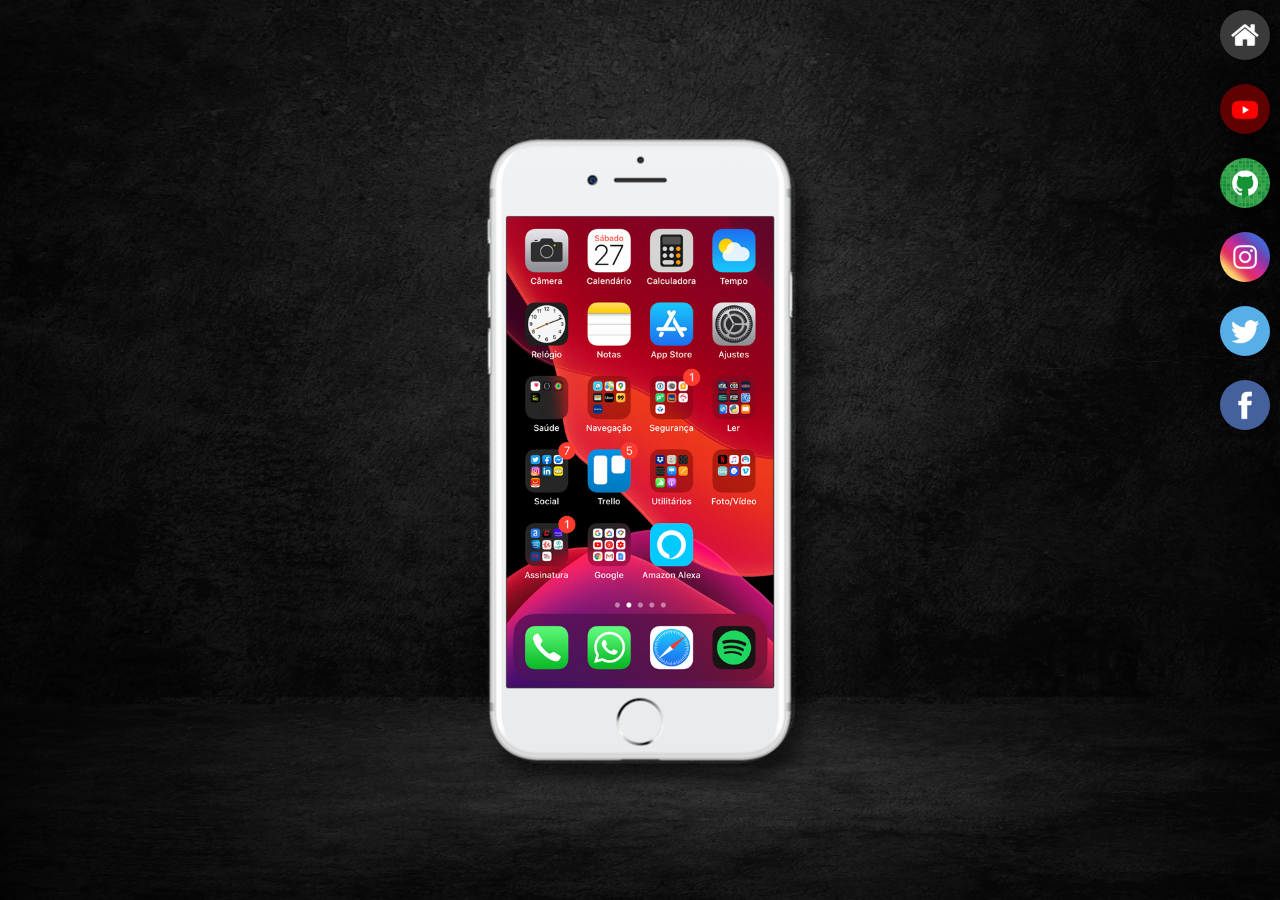
<file: index.html>
<!DOCTYPE html>
<html lang="pt-br">
<head>
    <meta charset="UTF-8">
    <meta http-equiv="X-UA-Compatible" content="IE=edge">
    <meta name="viewport" content="width=device-width, initial-scale=1.0">
    <link rel="shortcut icon" href="favicon.ico" type="image/x-icon">
    <link rel="stylesheet" href="estilos/style.css">
    <title>Projeto Redes Sociais</title>
</head>
<body>
    <main>
        <section id="telefone">
            <iframe src="home.html" name="tela" id="tela" frameborder="0">
                Seu navegador não é compatível com isso.
            </iframe>
        </section>
        <section id="redes-sociais">
            <a 
                href="home.html" target="tela">
                <img src="imagens/logo-home.jpg" alt="">
            </a> <br>
            <a 
                href="youtube.html" target="tela">
                <img src="imagens/logo-youtube.jpg" alt="">
            </a> <br>
            <a
                 href="github.html" target="tela">
                <img src="imagens/logo-github.jpg" alt="">
            </a> <br>
            <a
                 href="instagram.html" target="tela">
                <img src="imagens/logo-instagram.jpg" alt="">
            </a> <br>
            <a
                href="twitter.html" target="tela">
                <img src="imagens/logo-twitter.jpg" alt="">
            </a> <br>
            <a
                 href="facebook.html" target="tela">
                <img src="imagens/logo-facebook.jpg" alt="">
            </a>
        </section>
    </main>

</body>
</html>
</file>
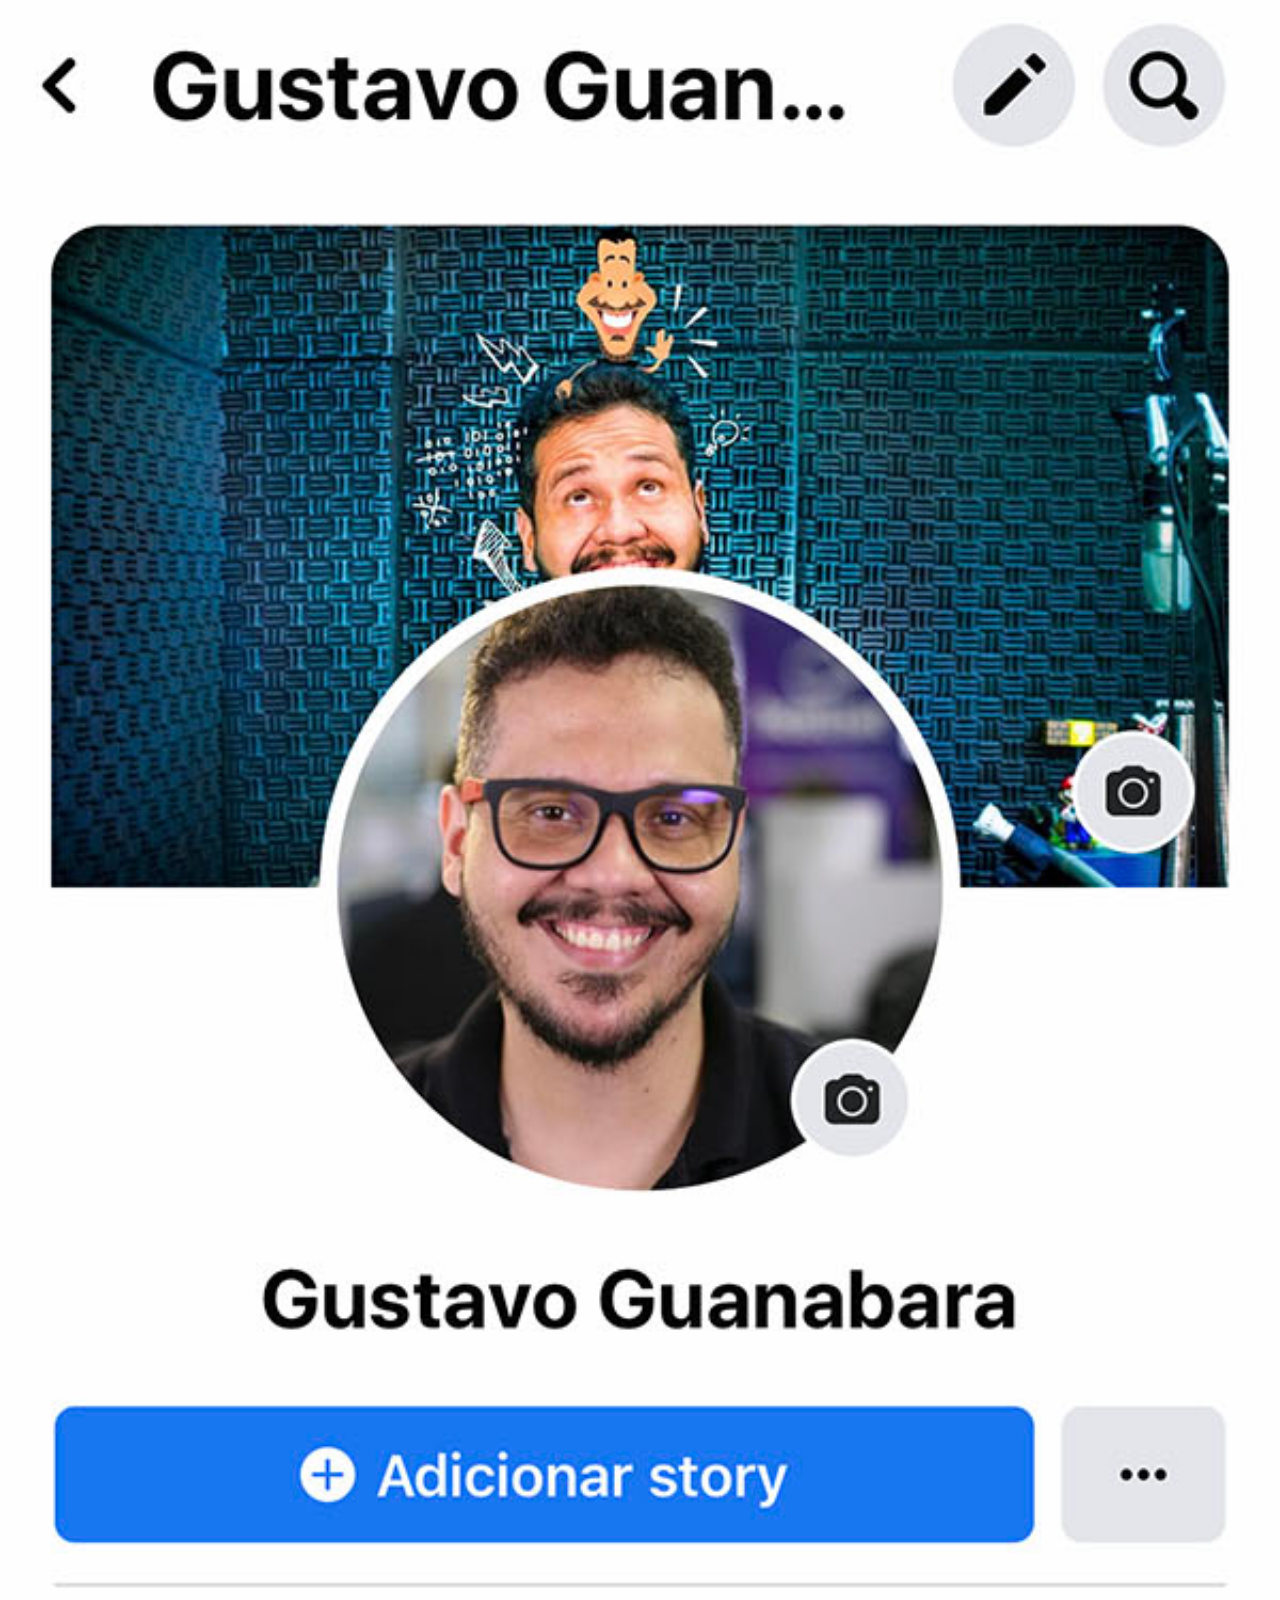
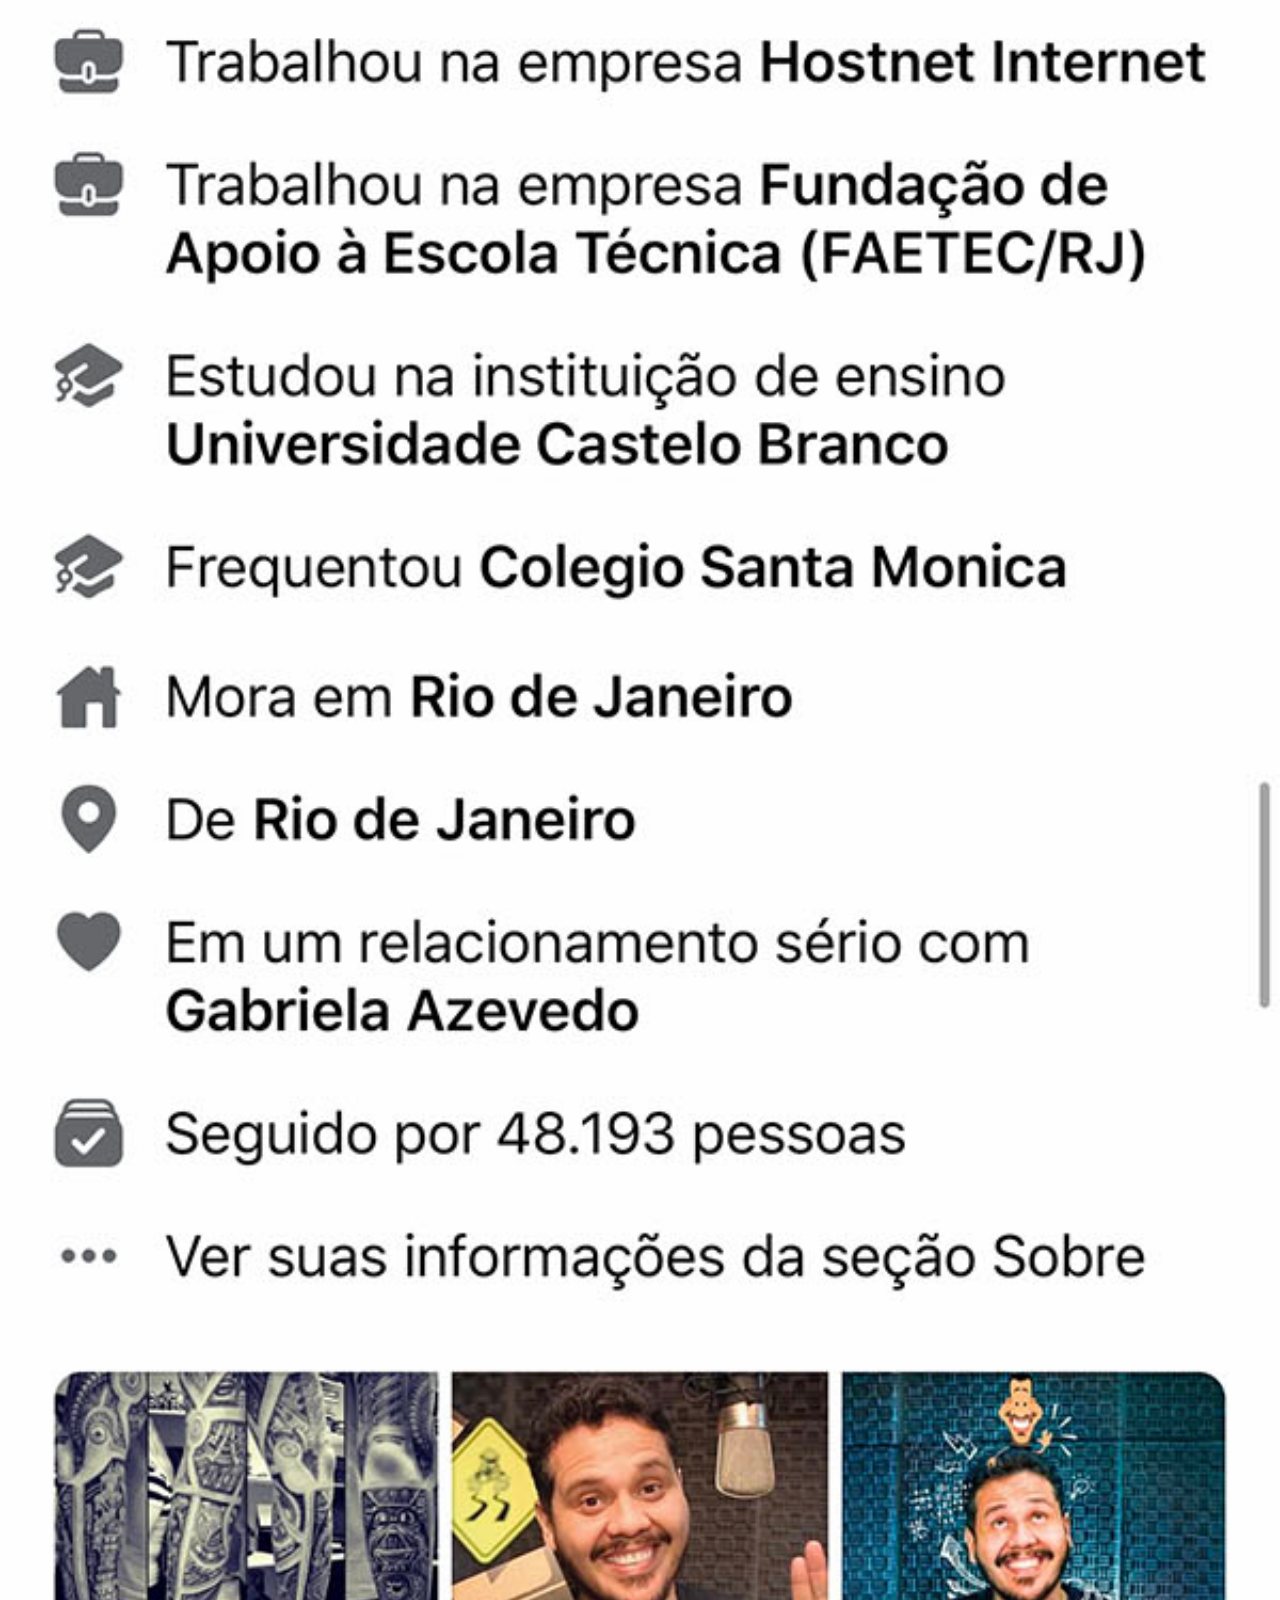
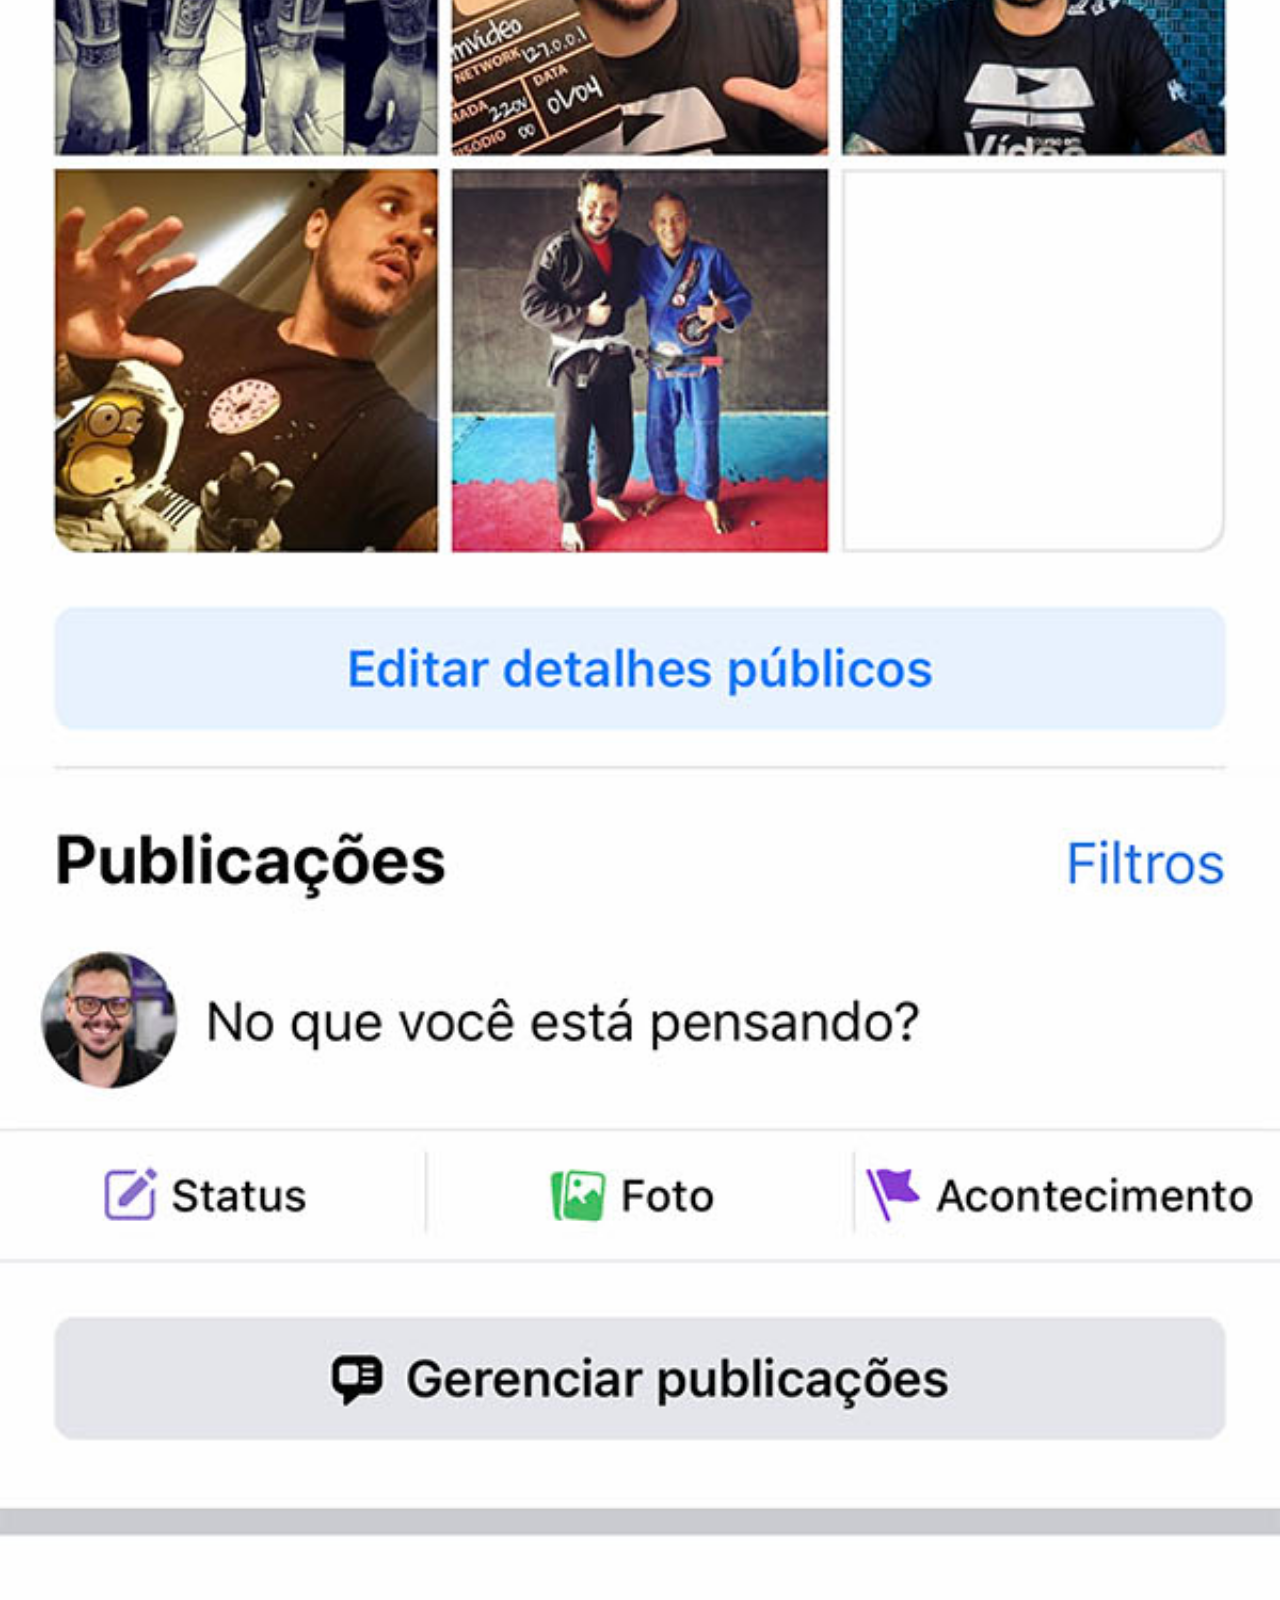
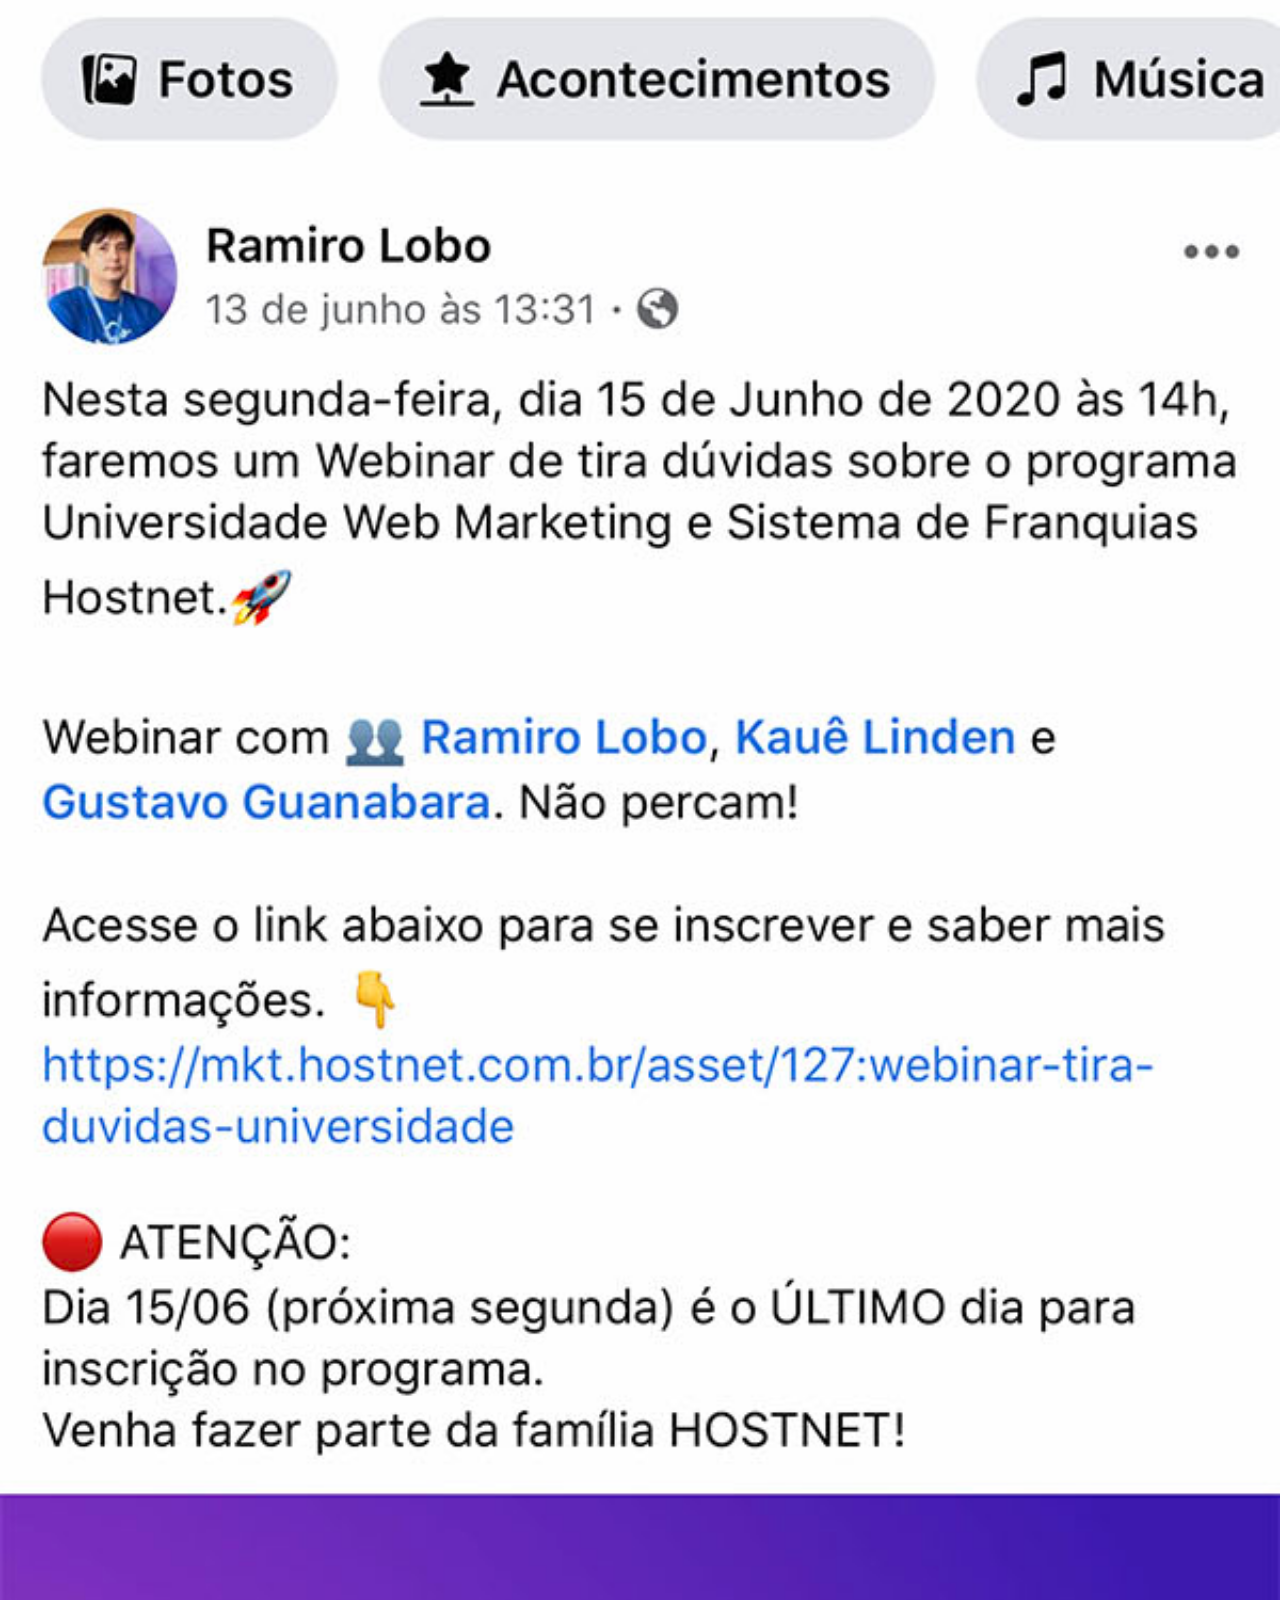
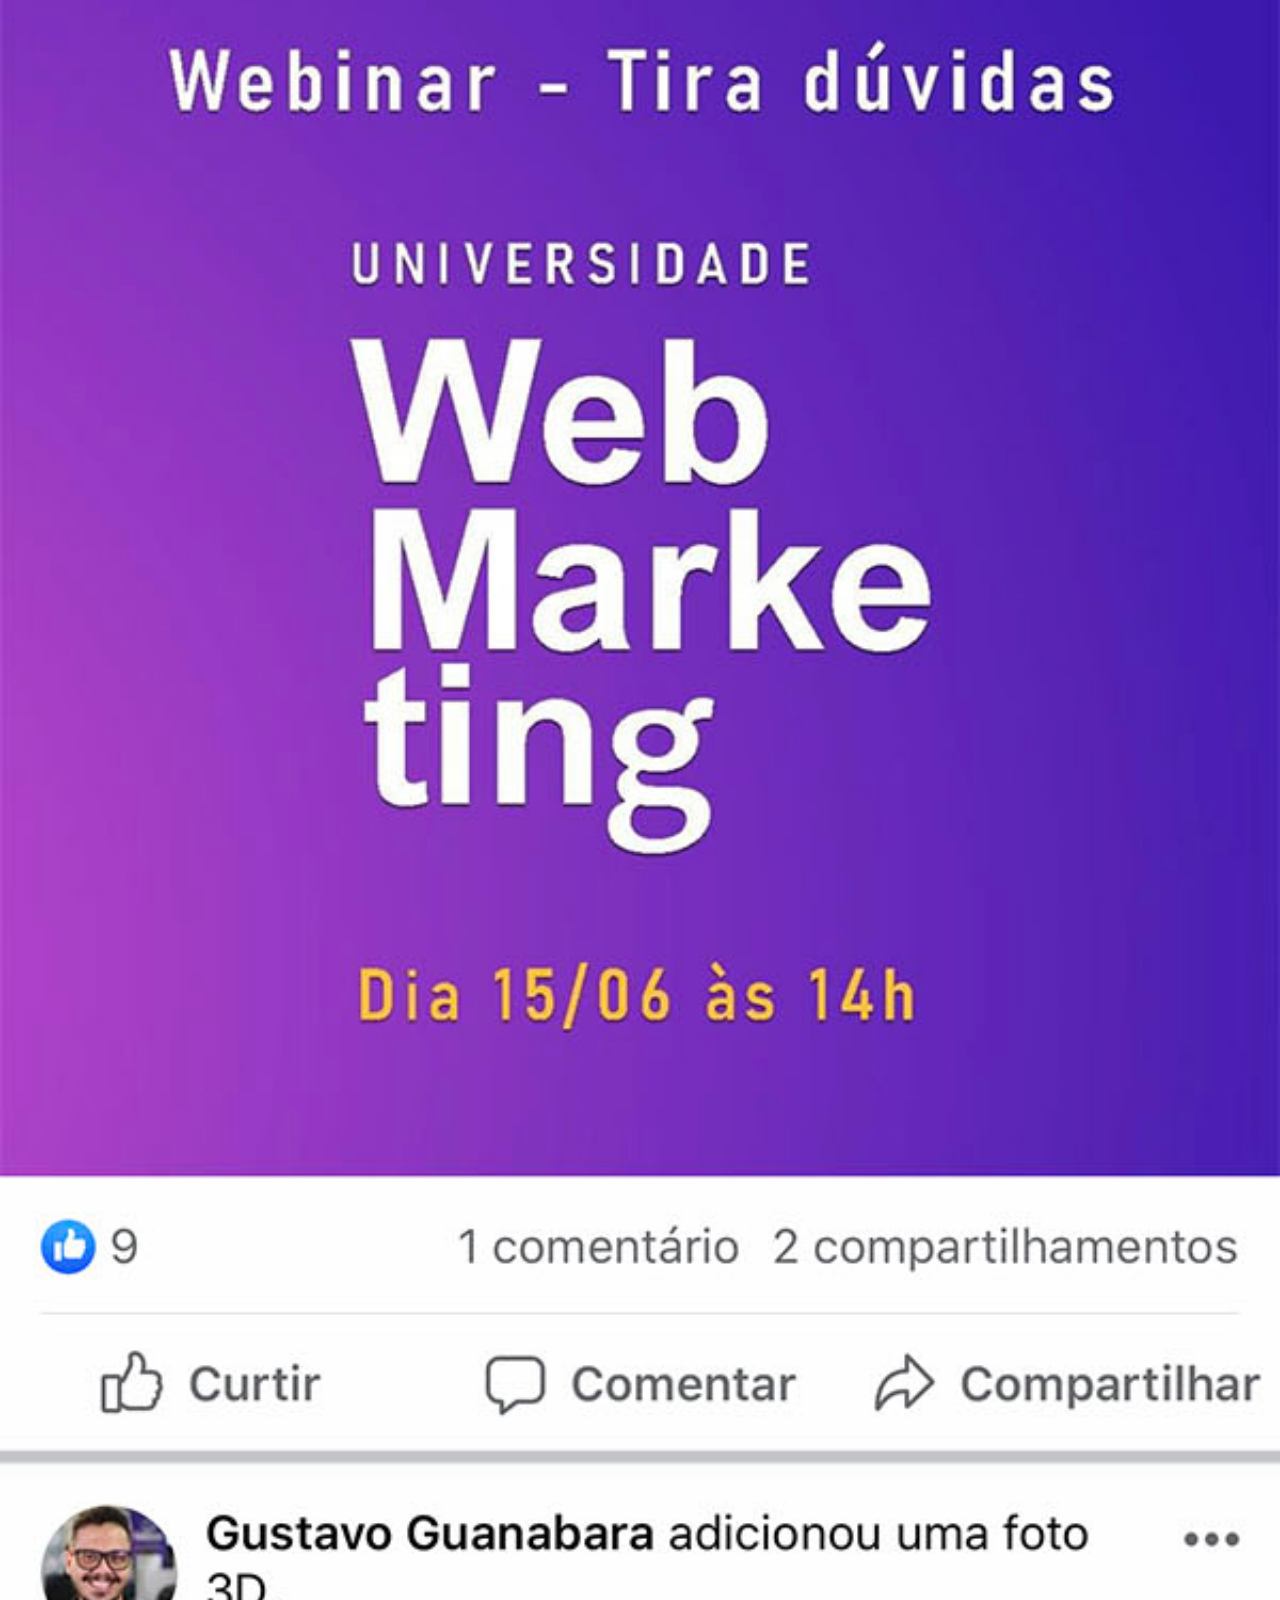
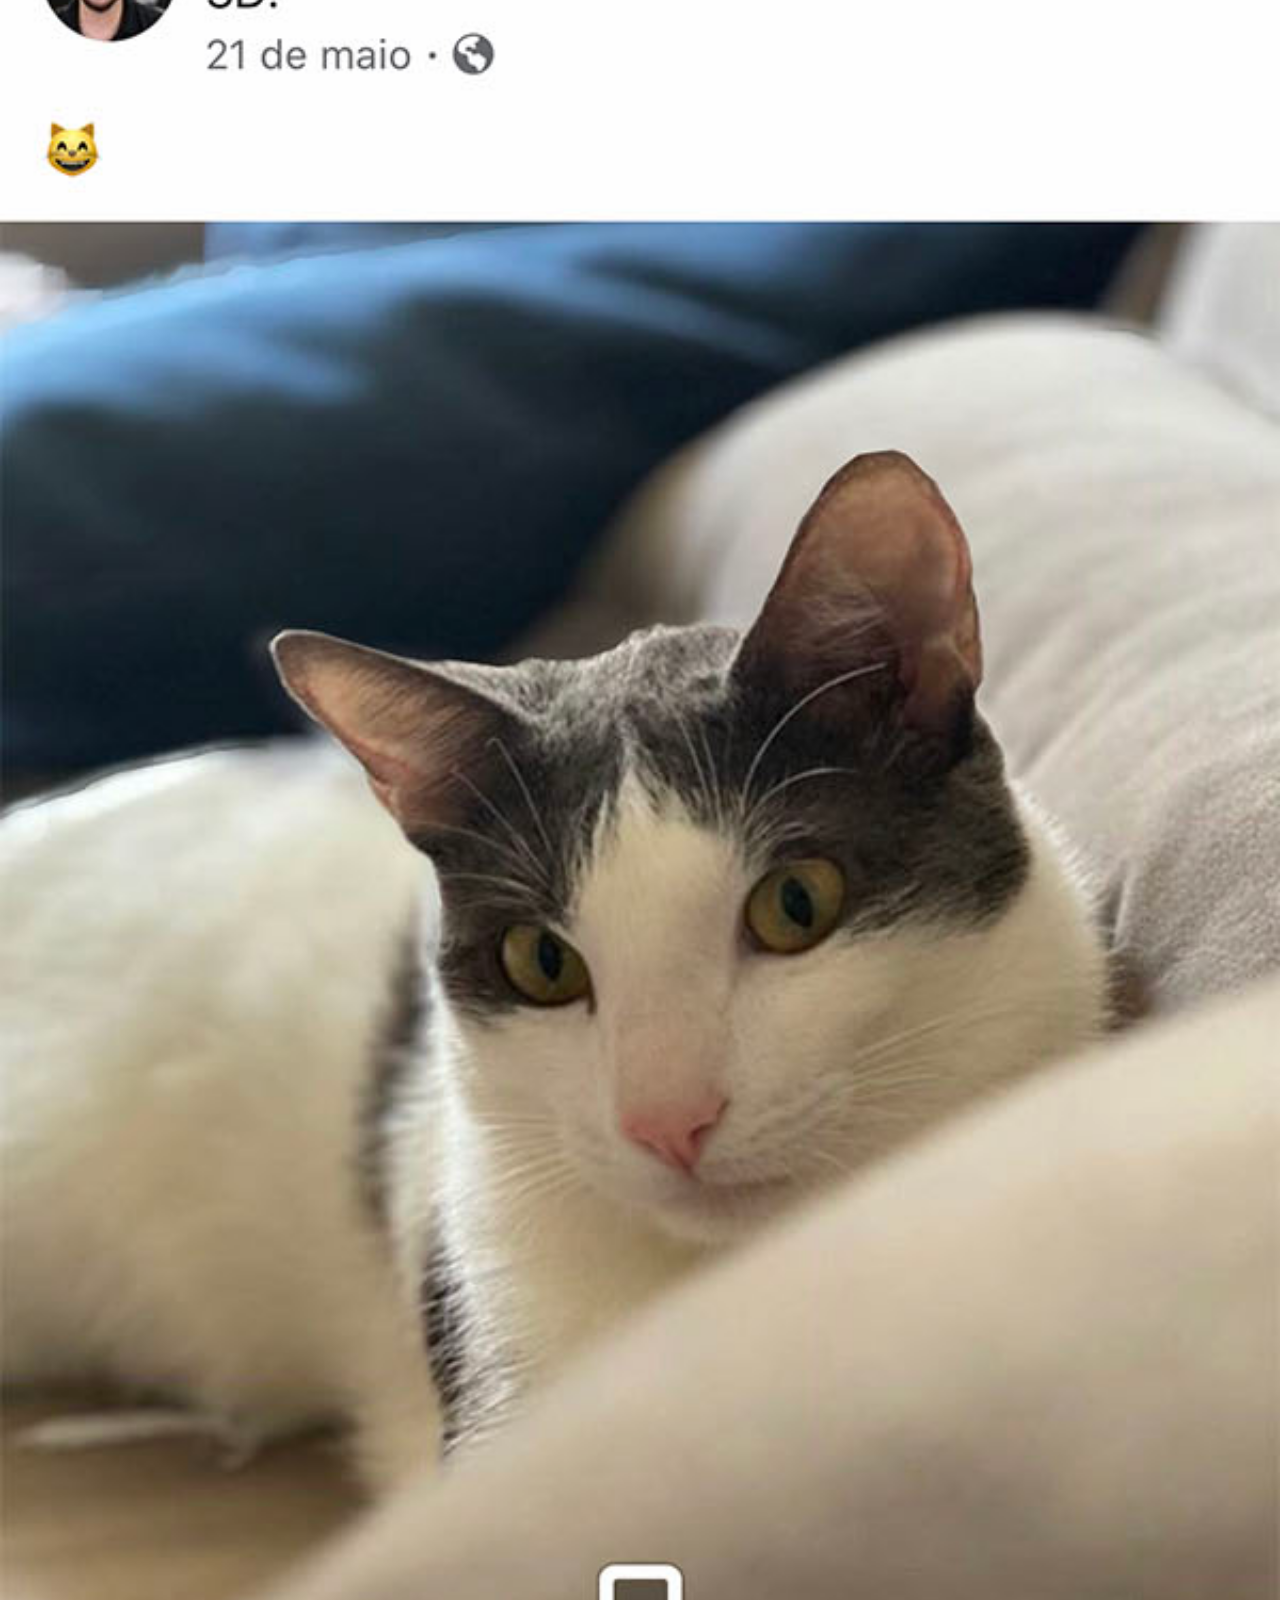
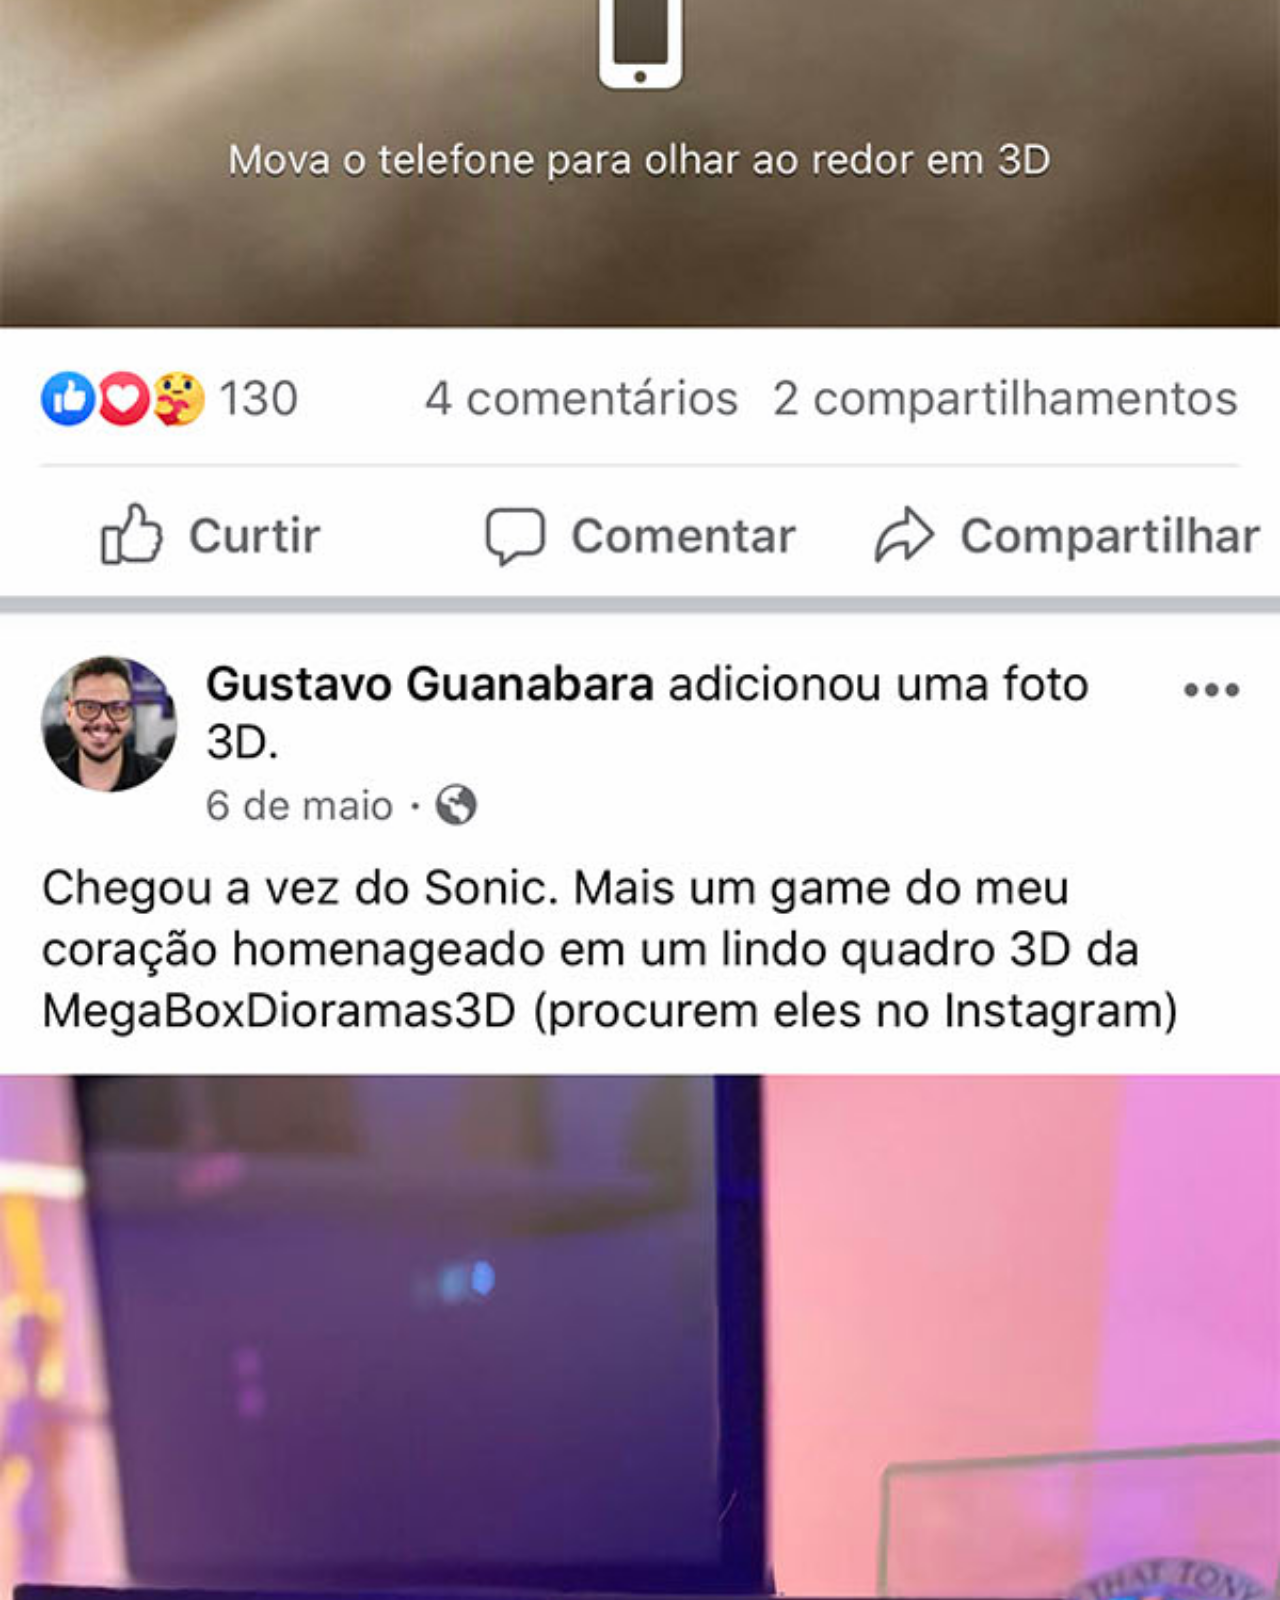
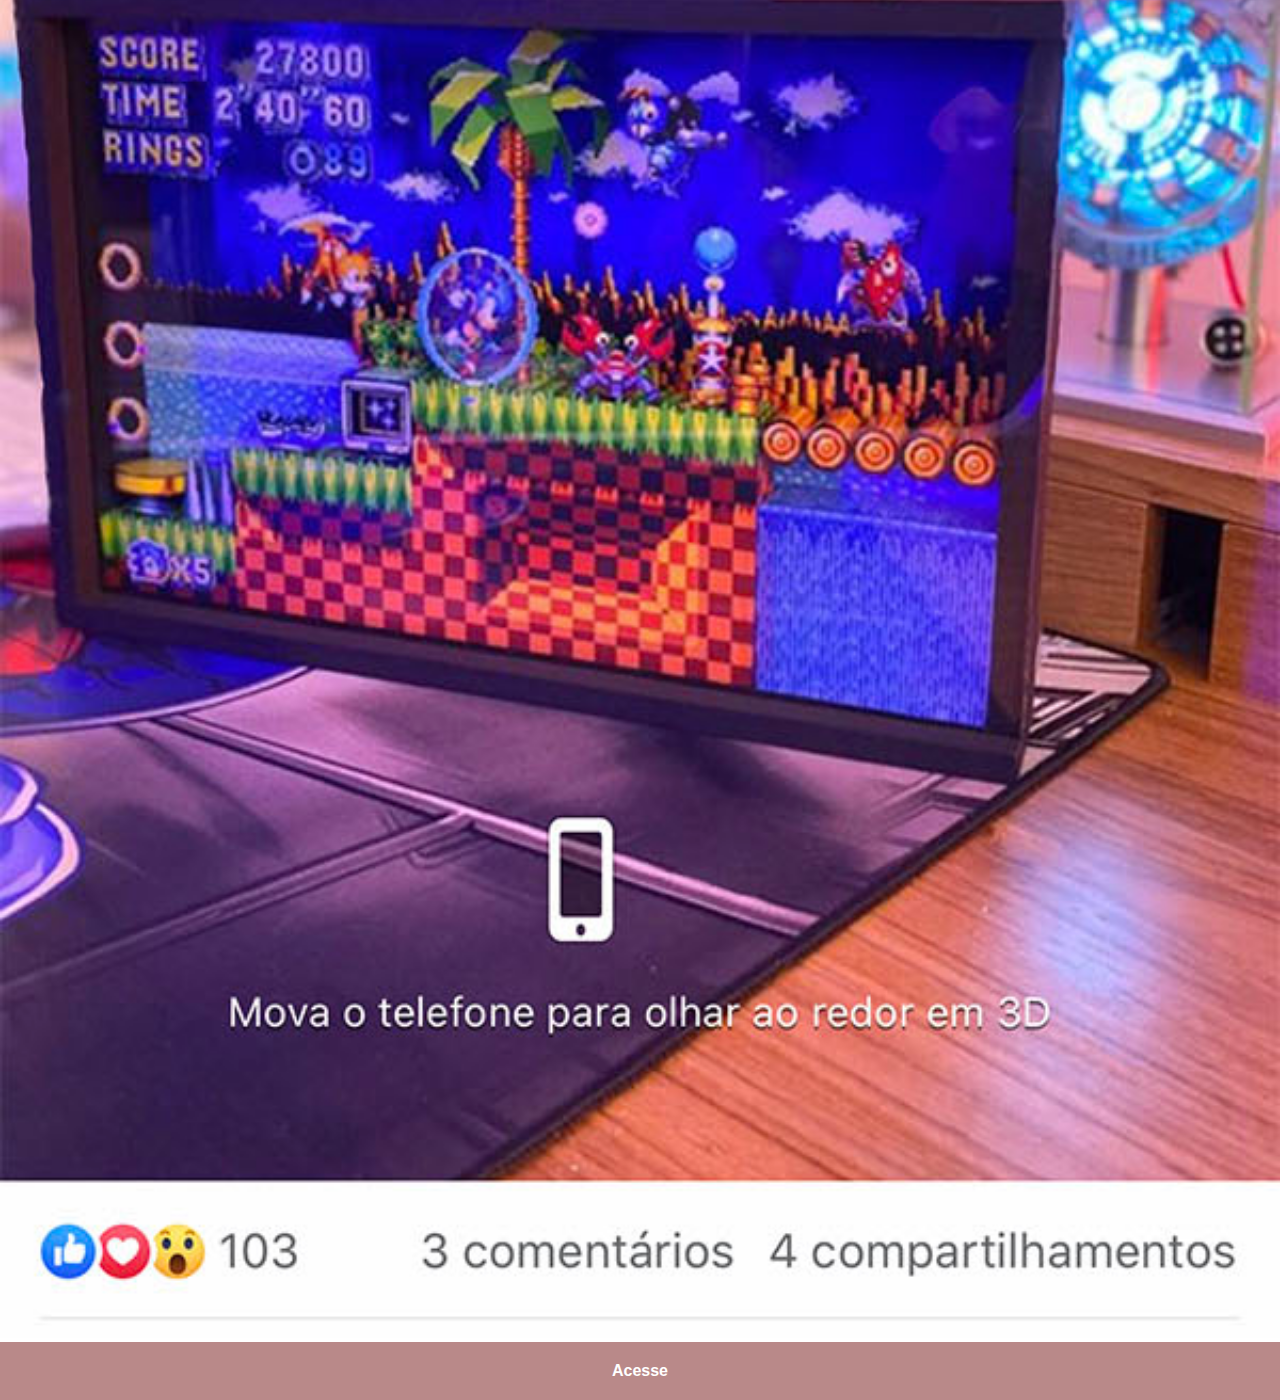
<file: facebook.html>
<!DOCTYPE html>
<html lang="pt-br">
<head>
    <meta charset="UTF-8">
    <meta http-equiv="X-UA-Compatible" content="IE=edge">
    <meta name="viewport" content="width=device-width, initial-scale=1.0">
    <link rel="stylesheet" href="estilos/social.css">
    <title>Facebook</title>
</head>
<body>
    <img src="imagens/tela-facebook.jpg" alt="Facebook">
    <a href="#">Acesse</a>
</body>
</html>
</file>
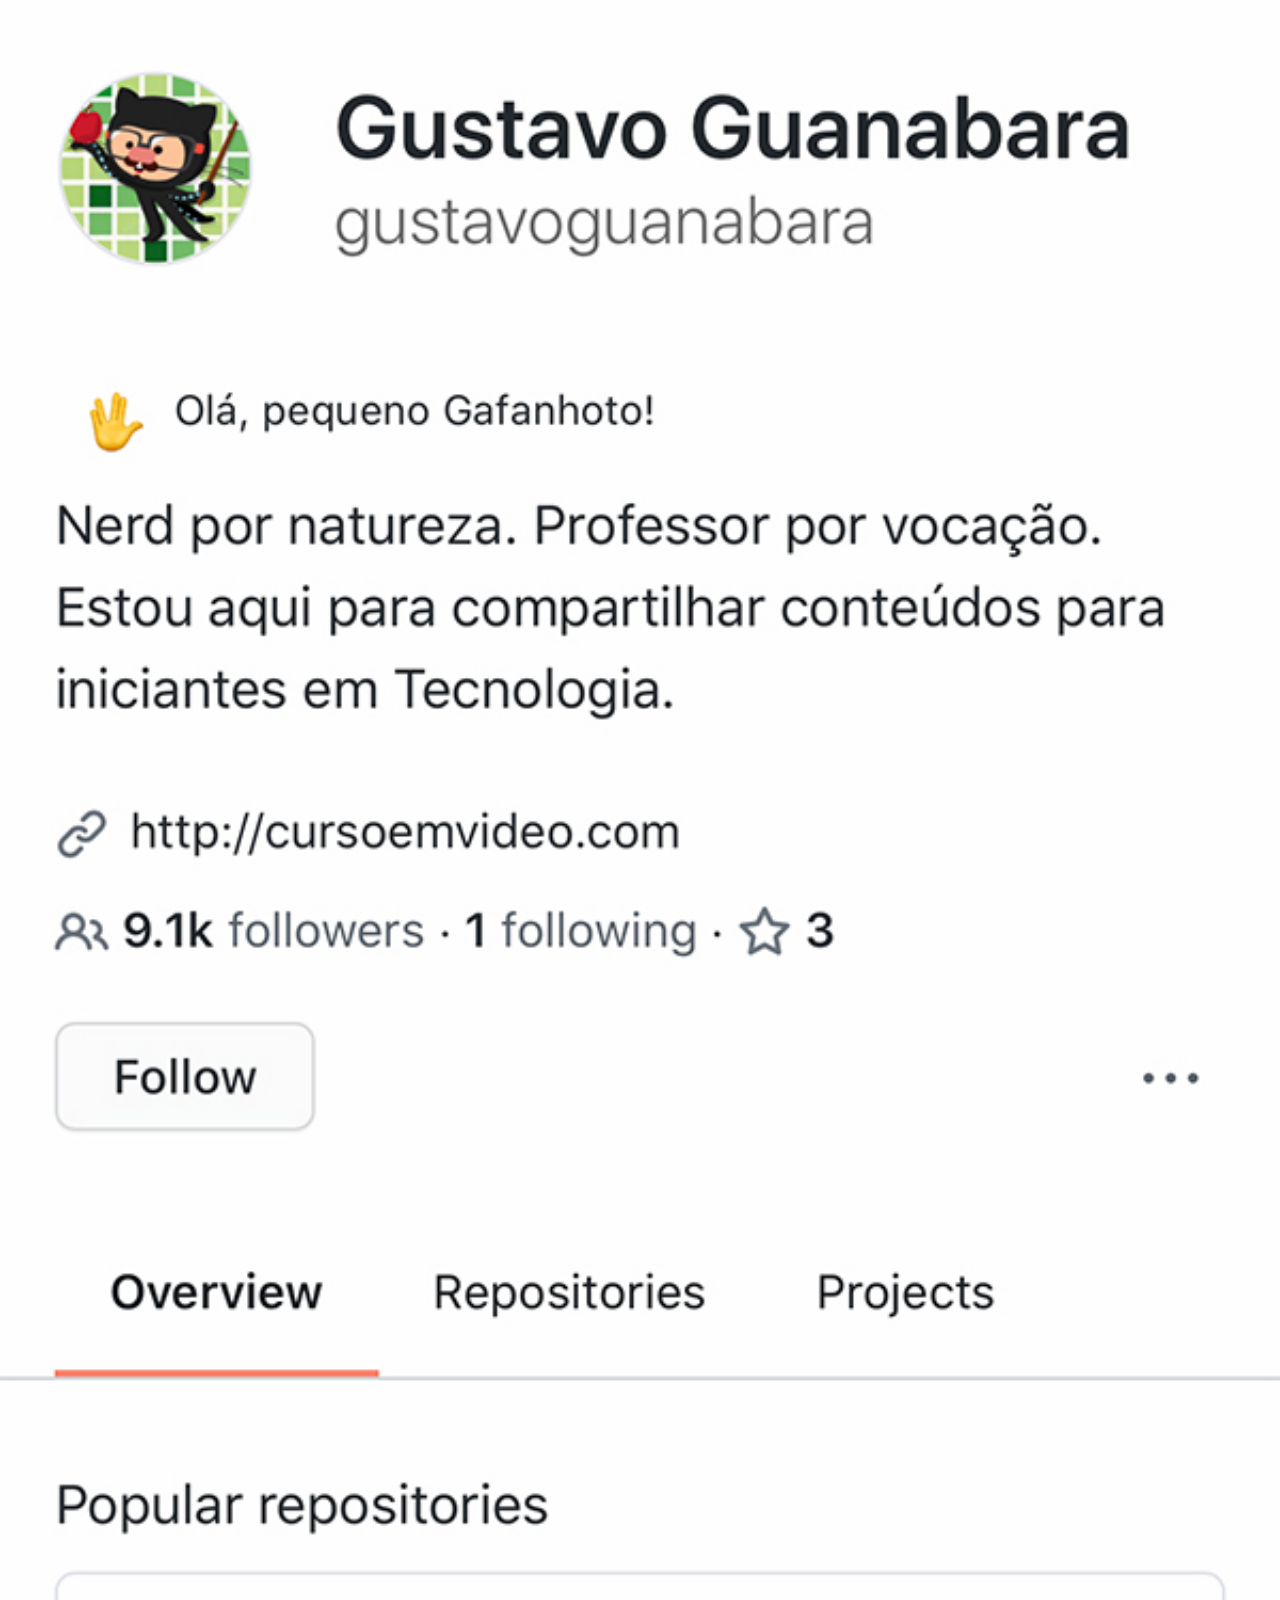
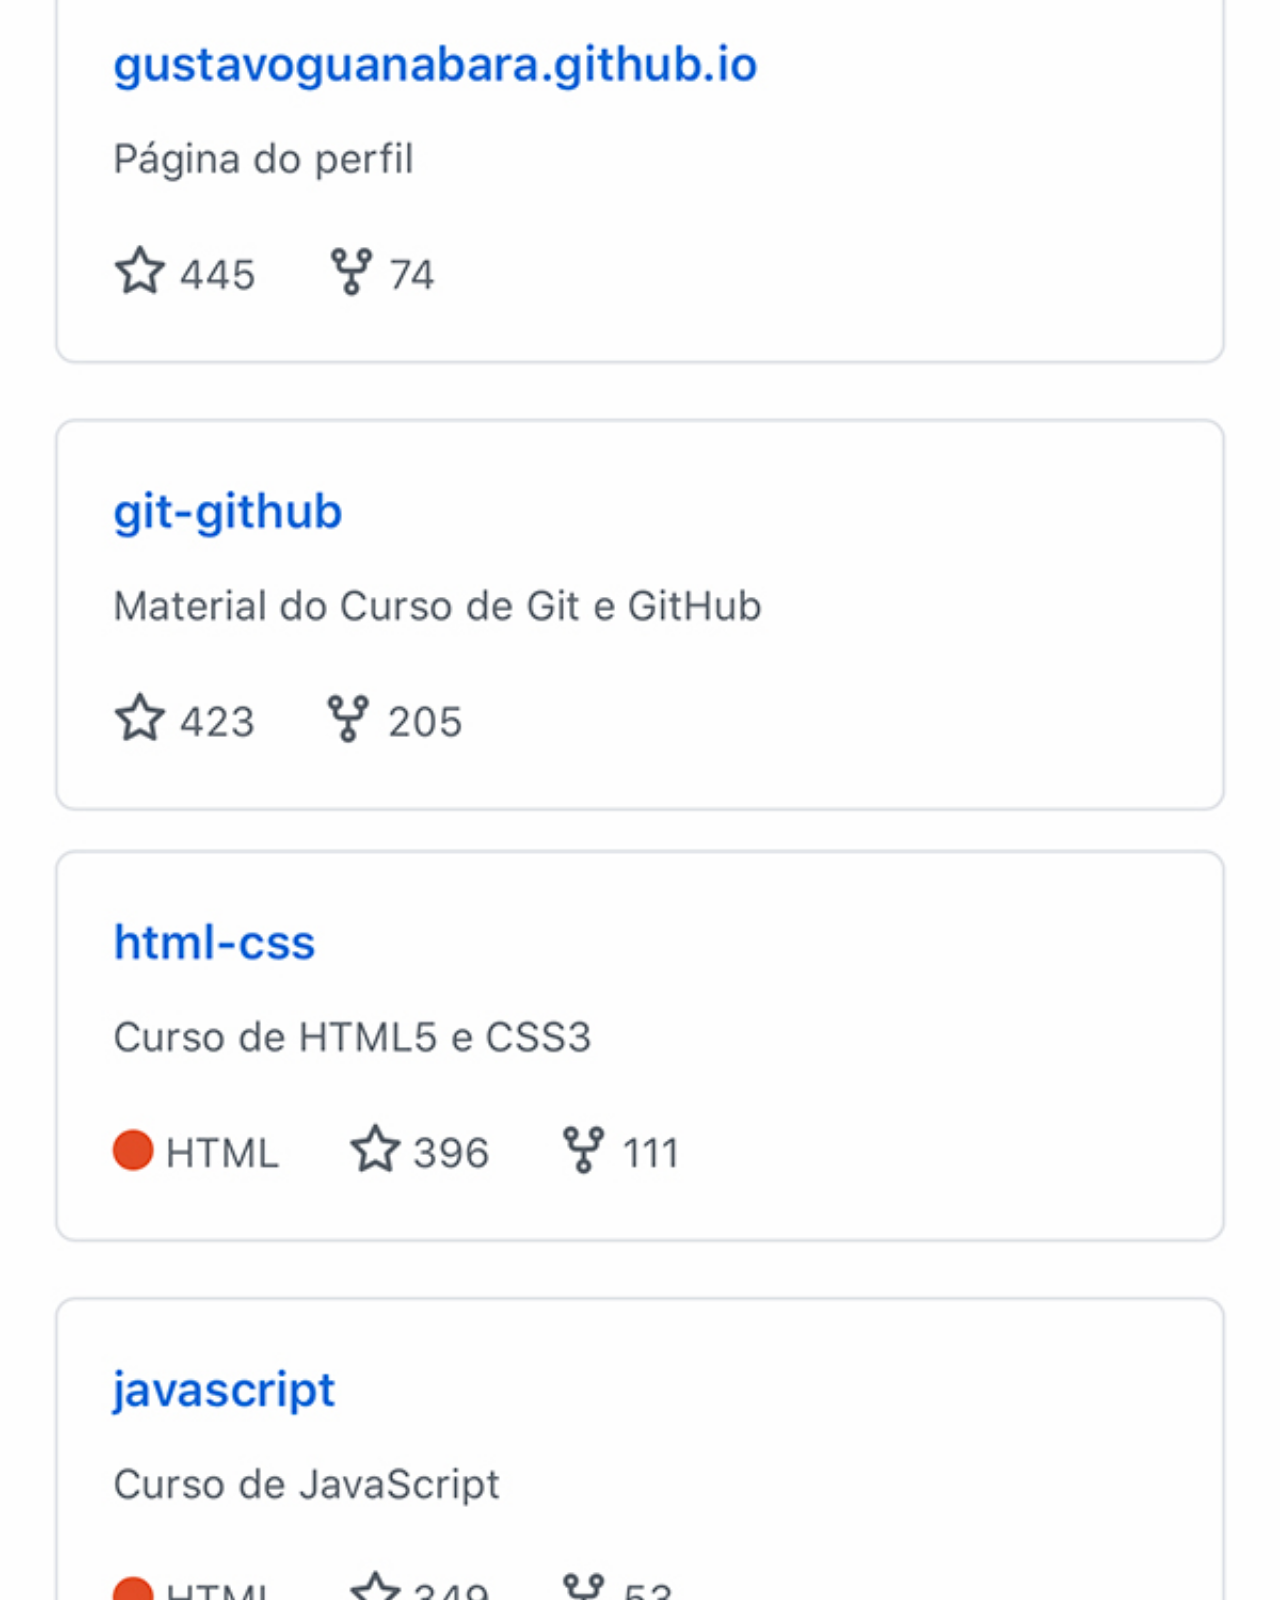
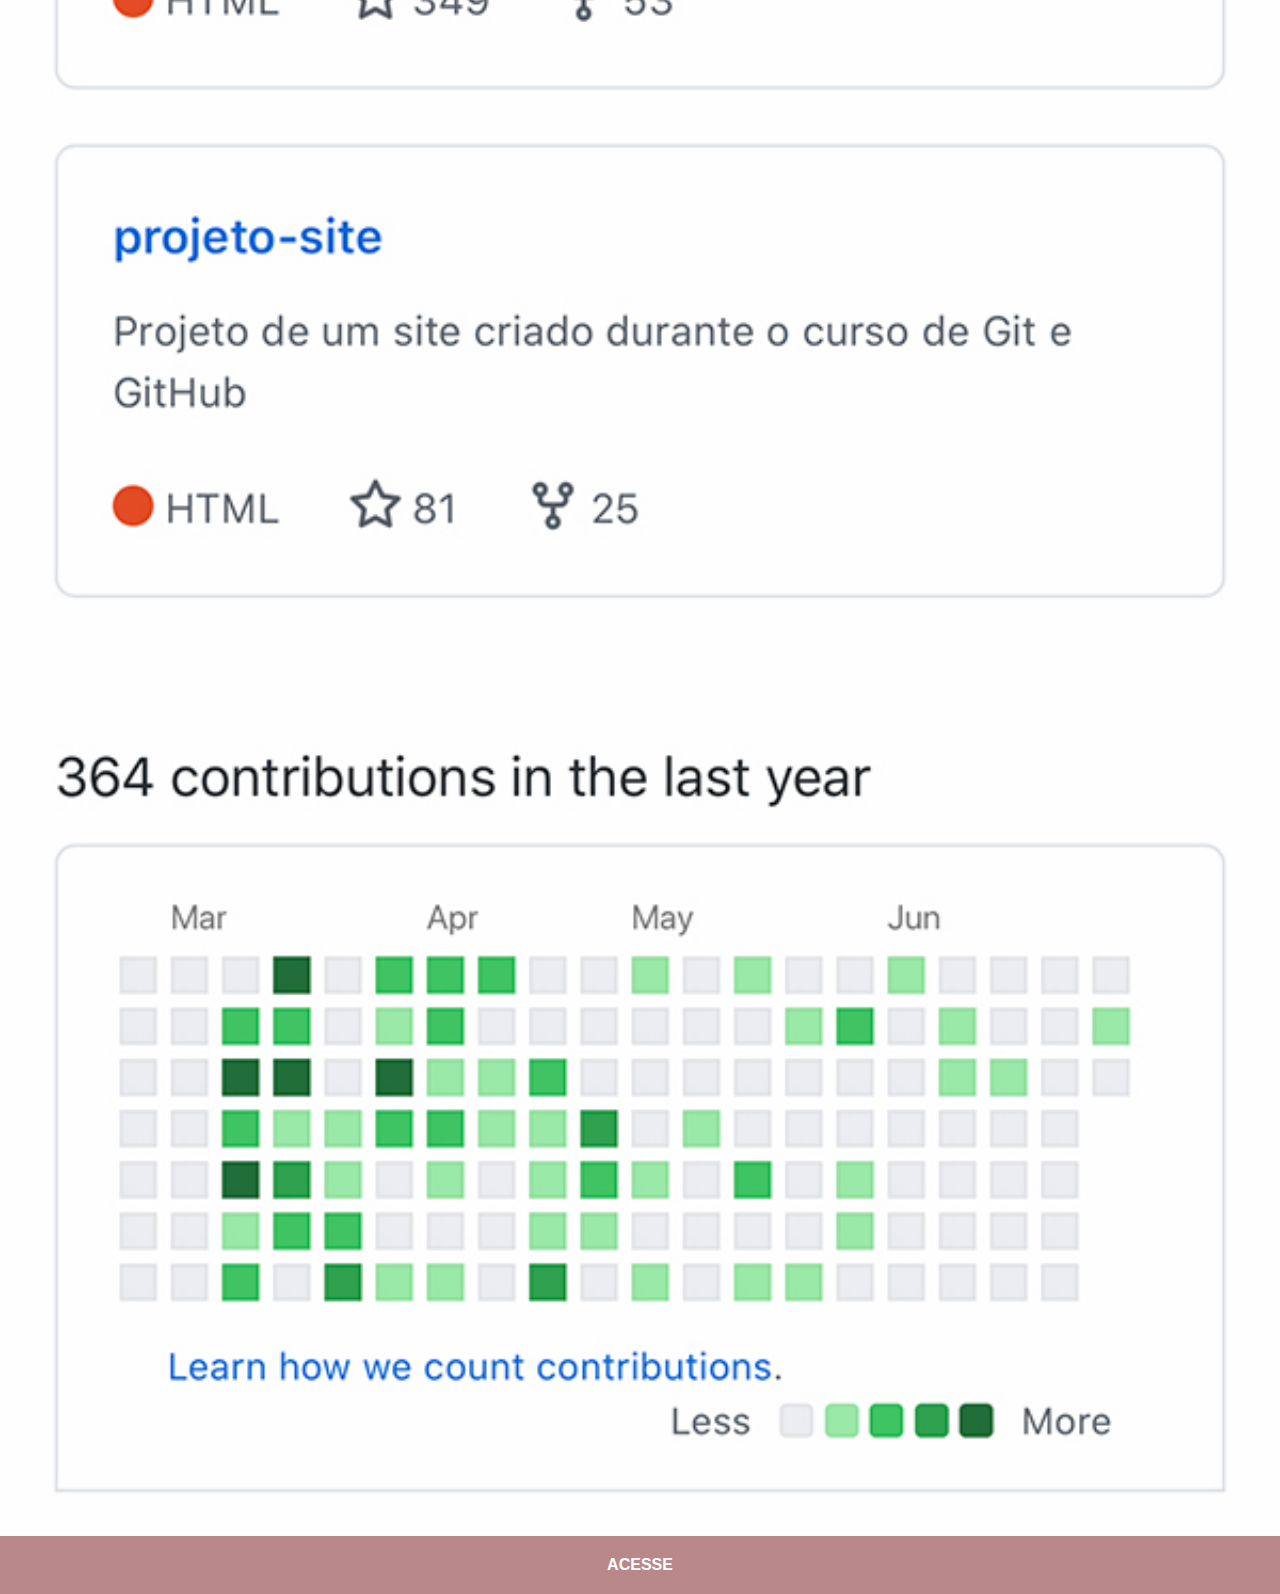
<file: github.html>
<!DOCTYPE html>
<html lang="pt-br">
<head>
    <meta charset="UTF-8">
    <meta http-equiv="X-UA-Compatible" content="IE=edge">
    <meta name="viewport" content="width=device-width, initial-scale=1.0">
    <title>GitHub</title>
    <link rel="stylesheet" href="estilos/social.css">
</head>
<body>
    <img src="imagens/tela-github.jpg" alt="Github">
    <a href="https://gustavoguanabara.github.io/" target="_blank">ACESSE</a>    
</body>
</html>
</file>
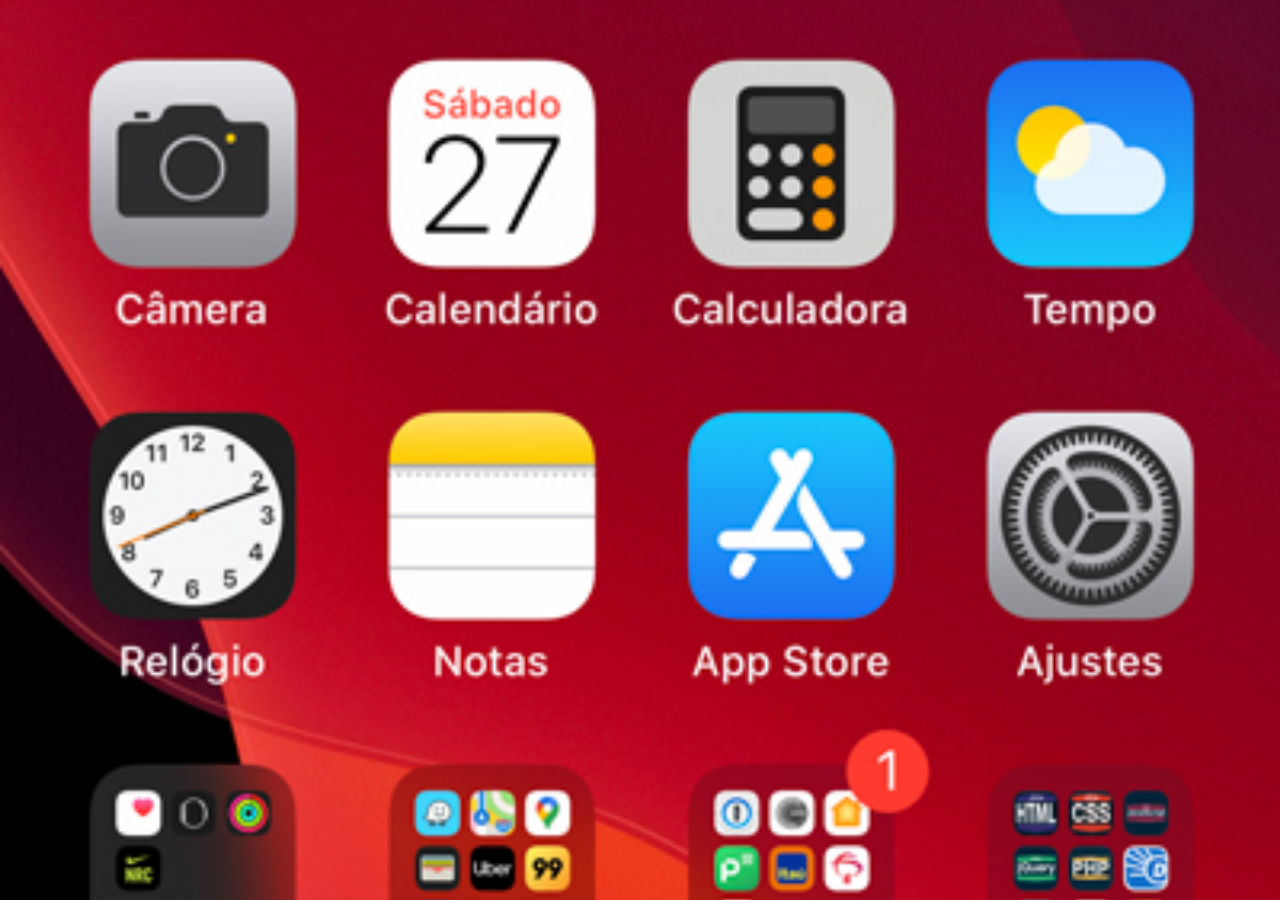
<file: home.html>
<!DOCTYPE html>
<html lang="pt-br">
<head>
    <meta charset="UTF-8">
    <meta http-equiv="X-UA-Compatible" content="IE=edge">
    <meta name="viewport" content="width=device-width, initial-scale=1.0">
    <title>Home</title>
</head>
<body>
    <style>
        * {
            margin: 0px;
            padding: 0px;
        }

        body {
            width: 100vw;
            height: 100vh;
            background: black url(imagens/tela-home.jpg) no-repeat top center;
            background-size: cover;

        }
    </style>
</body>
</html>
</file>
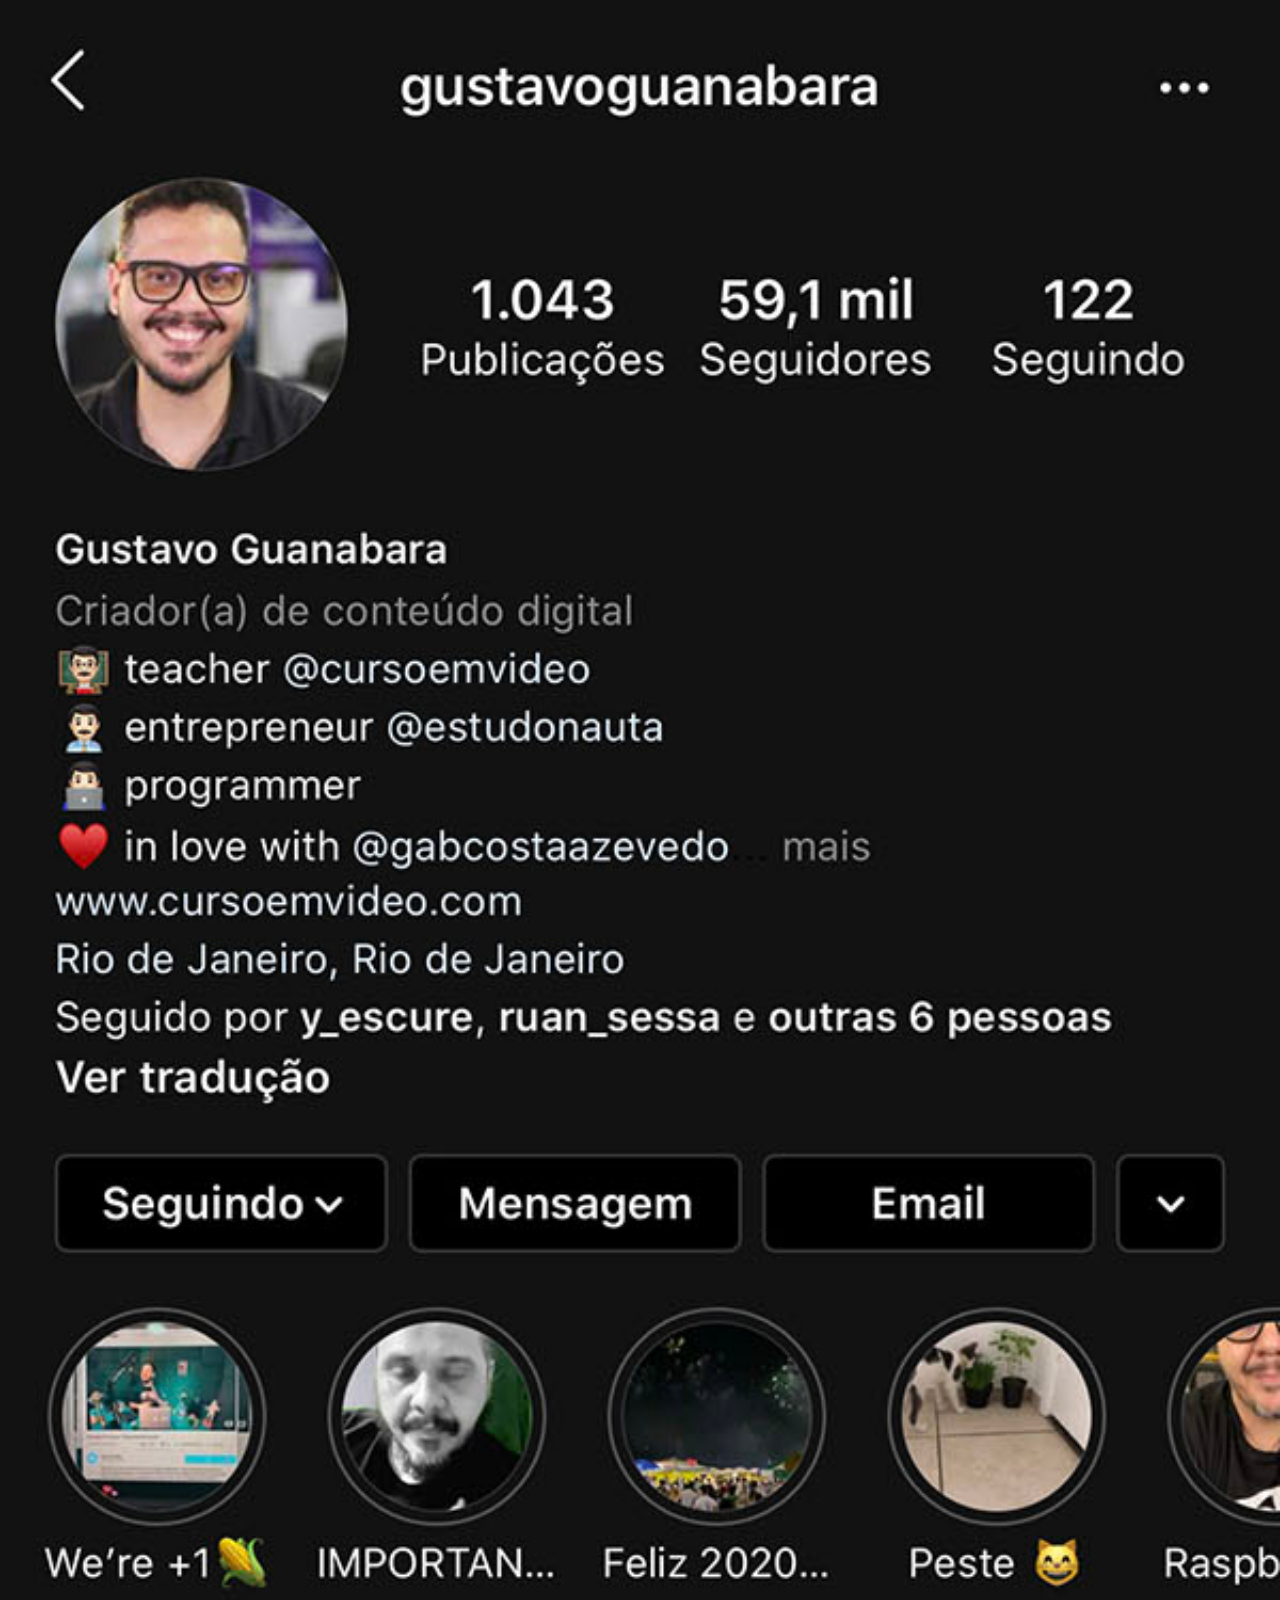
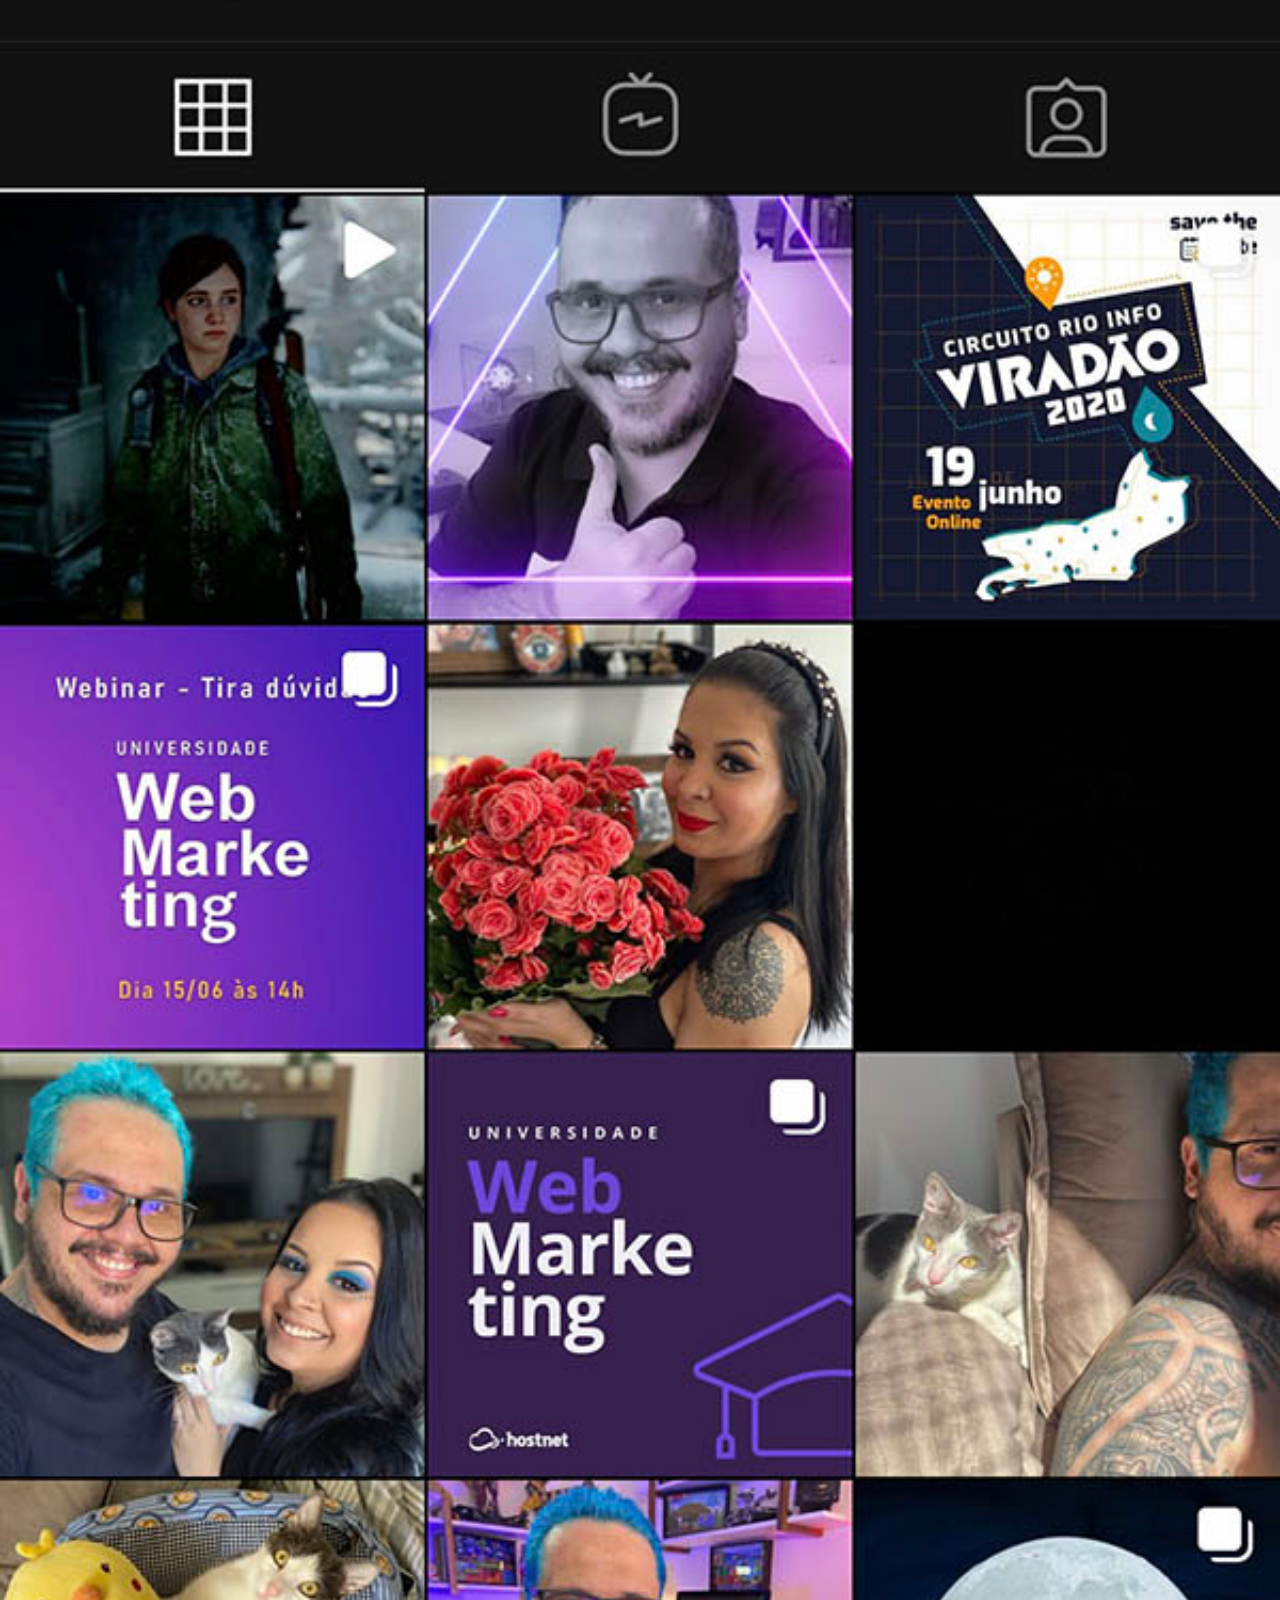
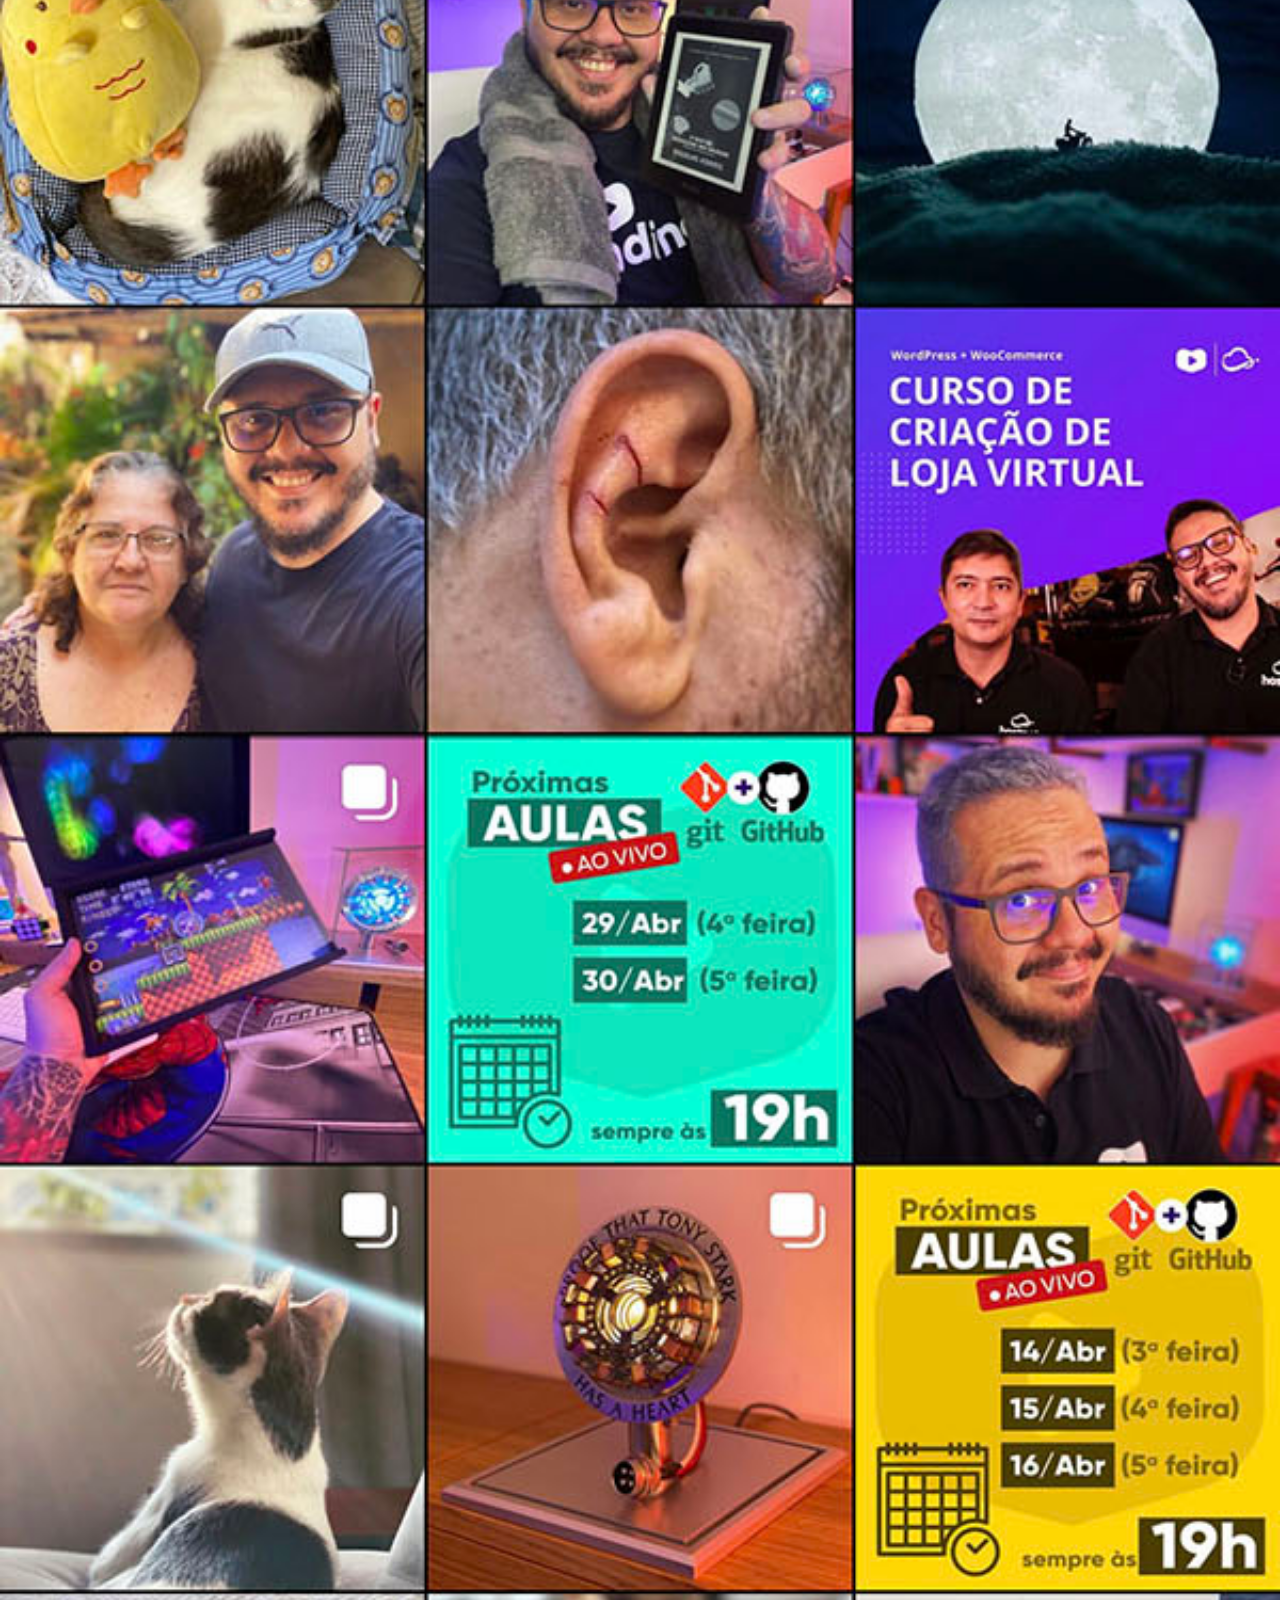
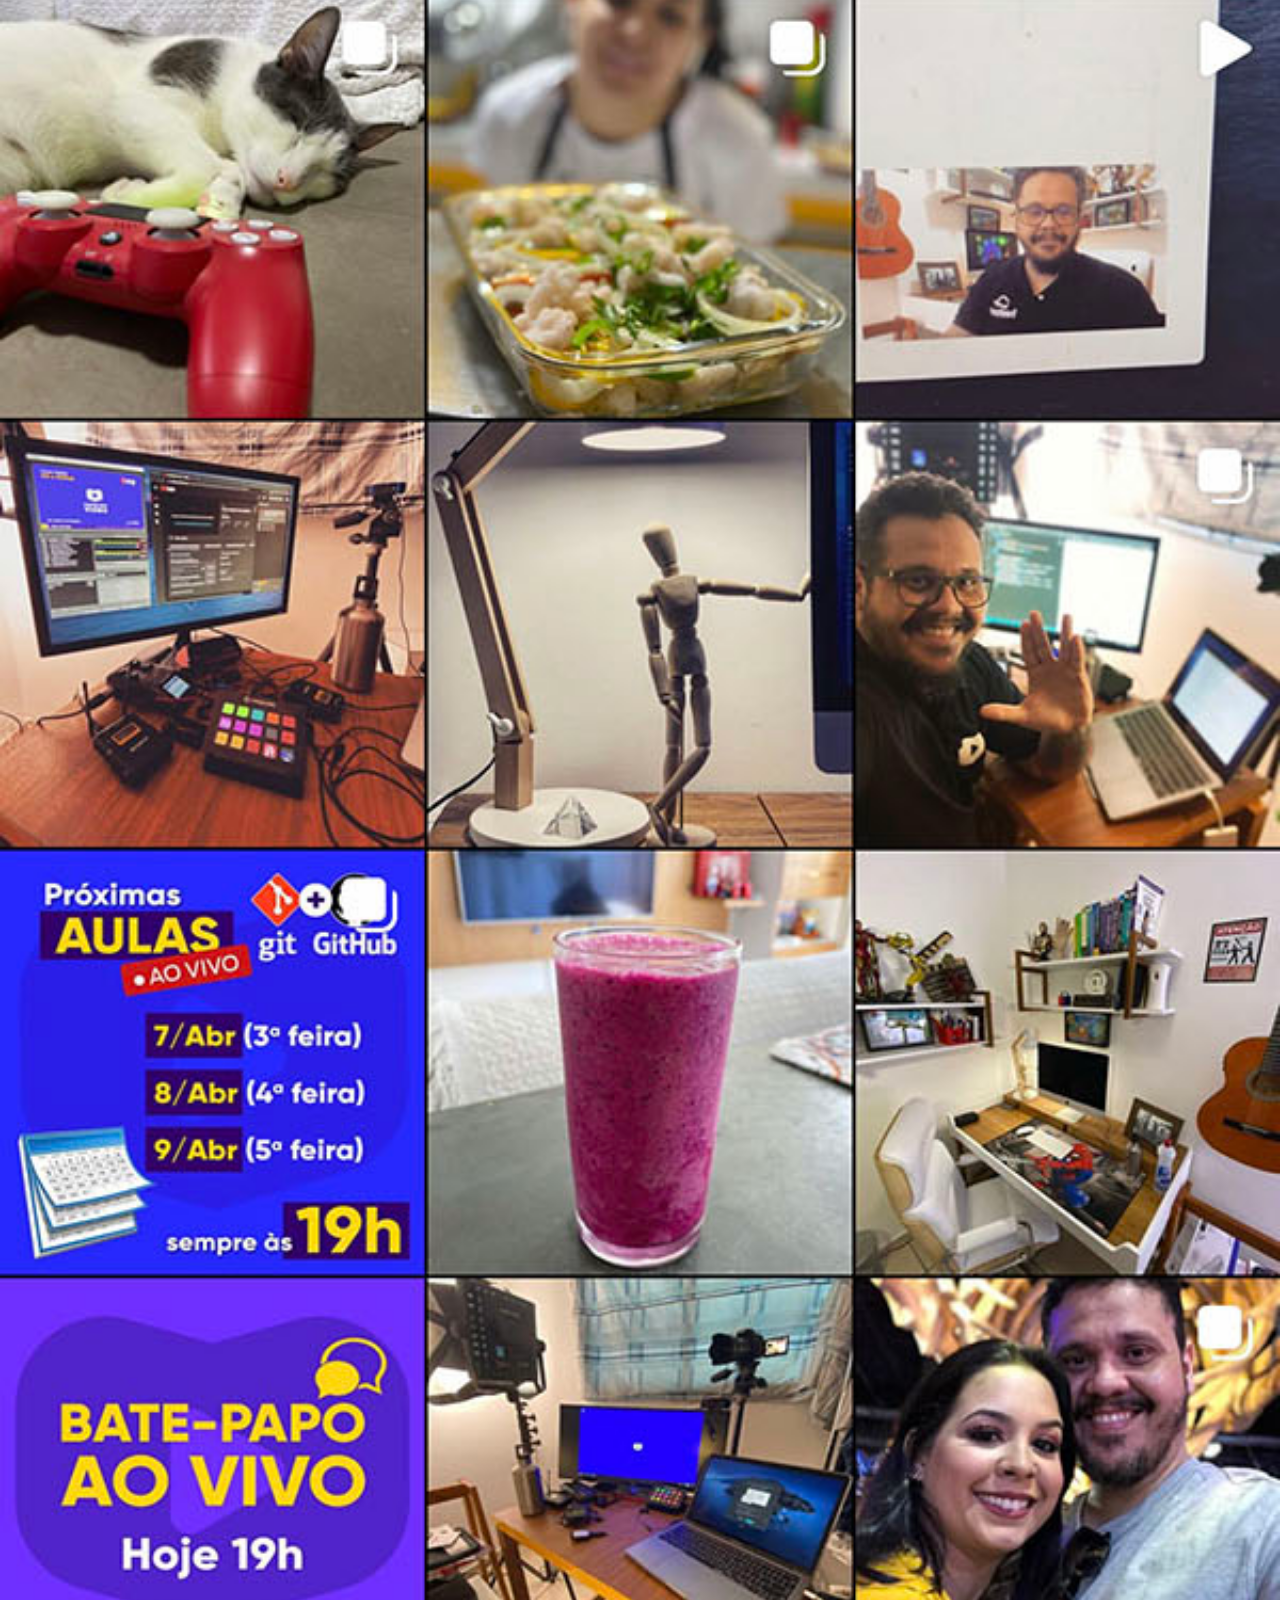
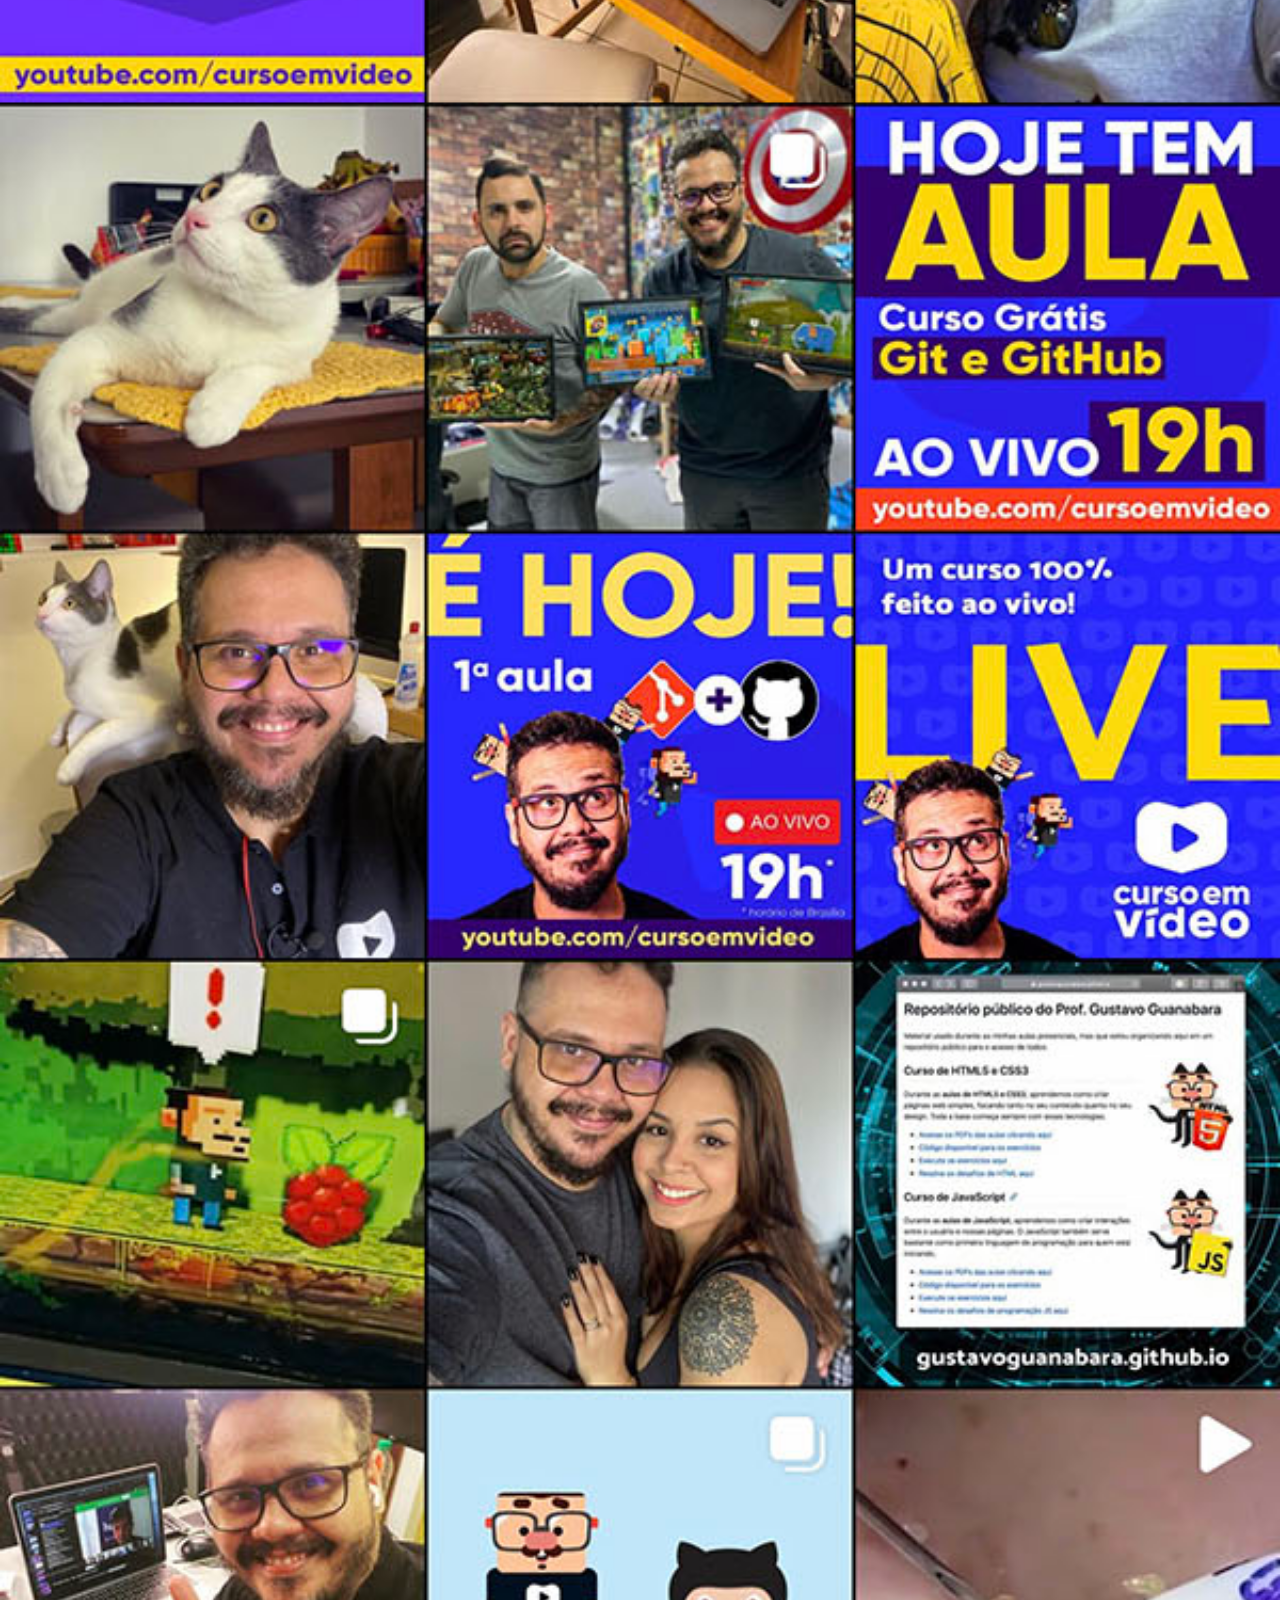
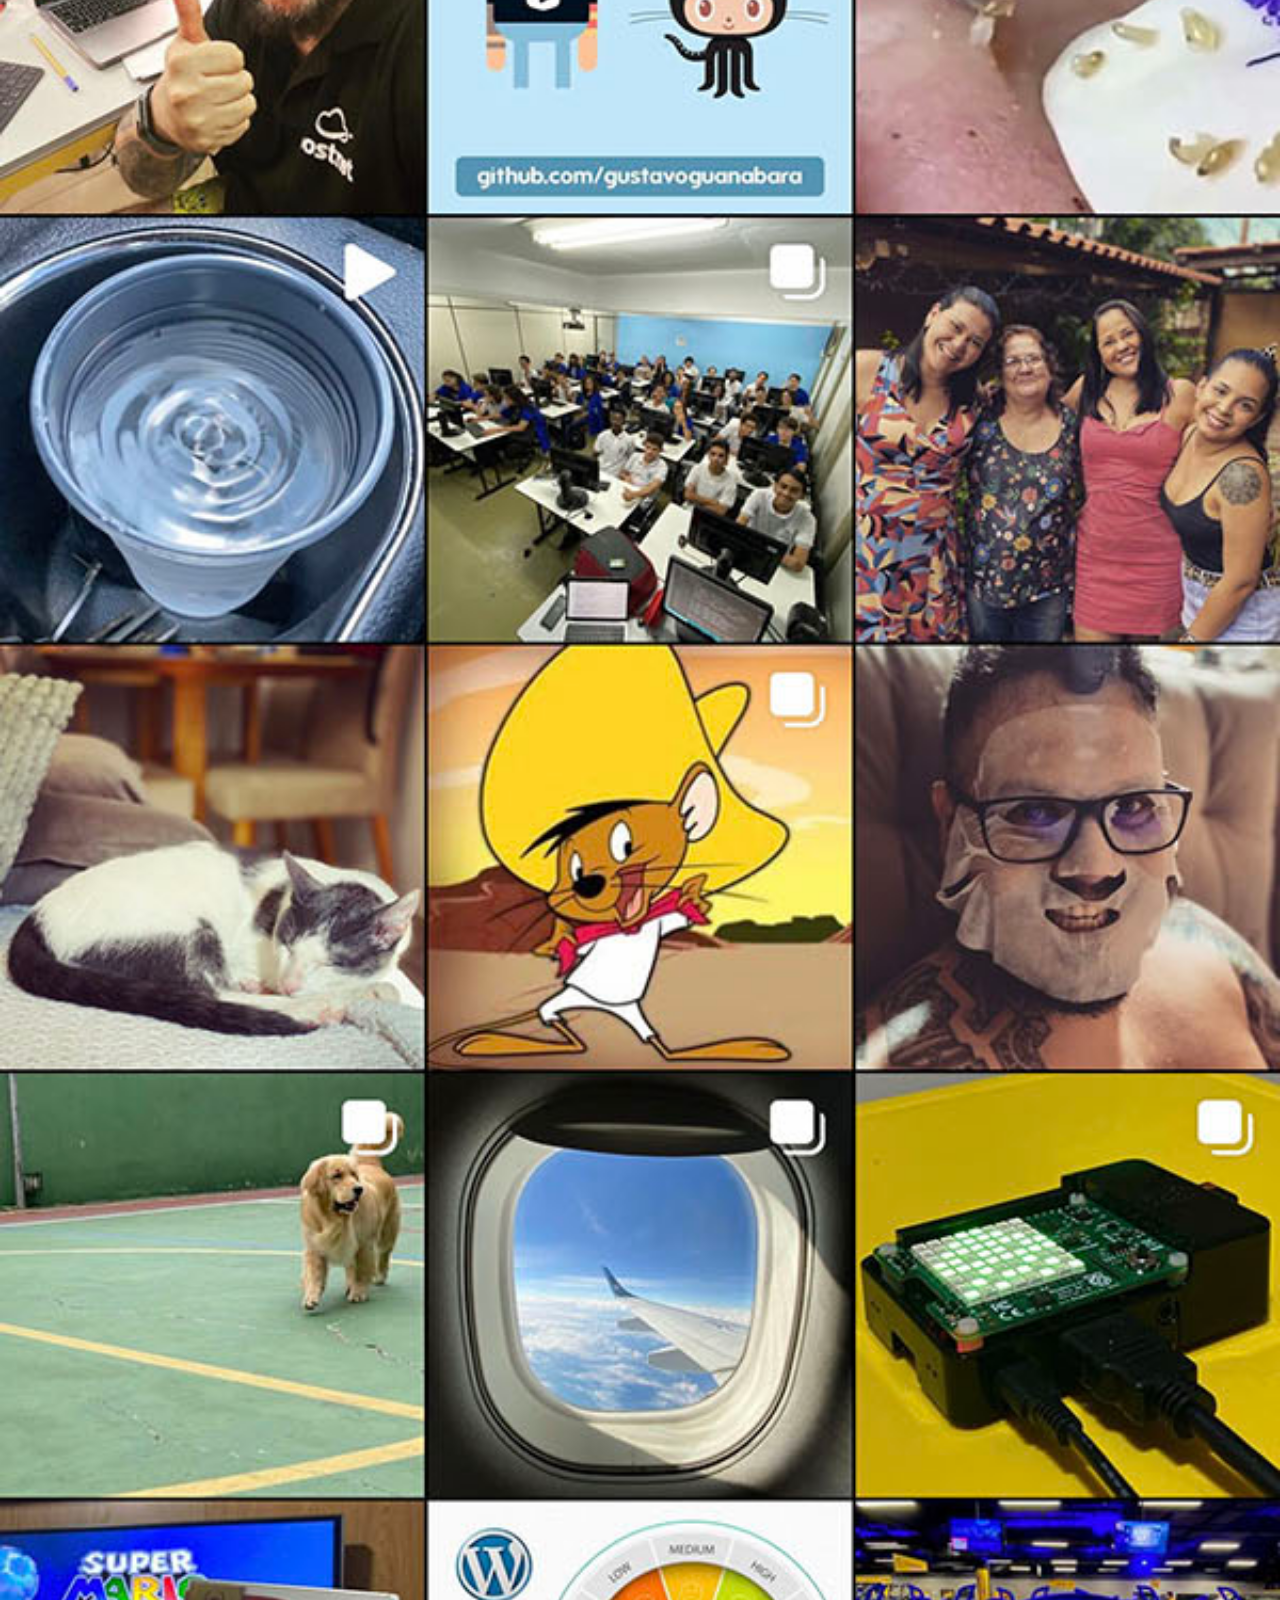
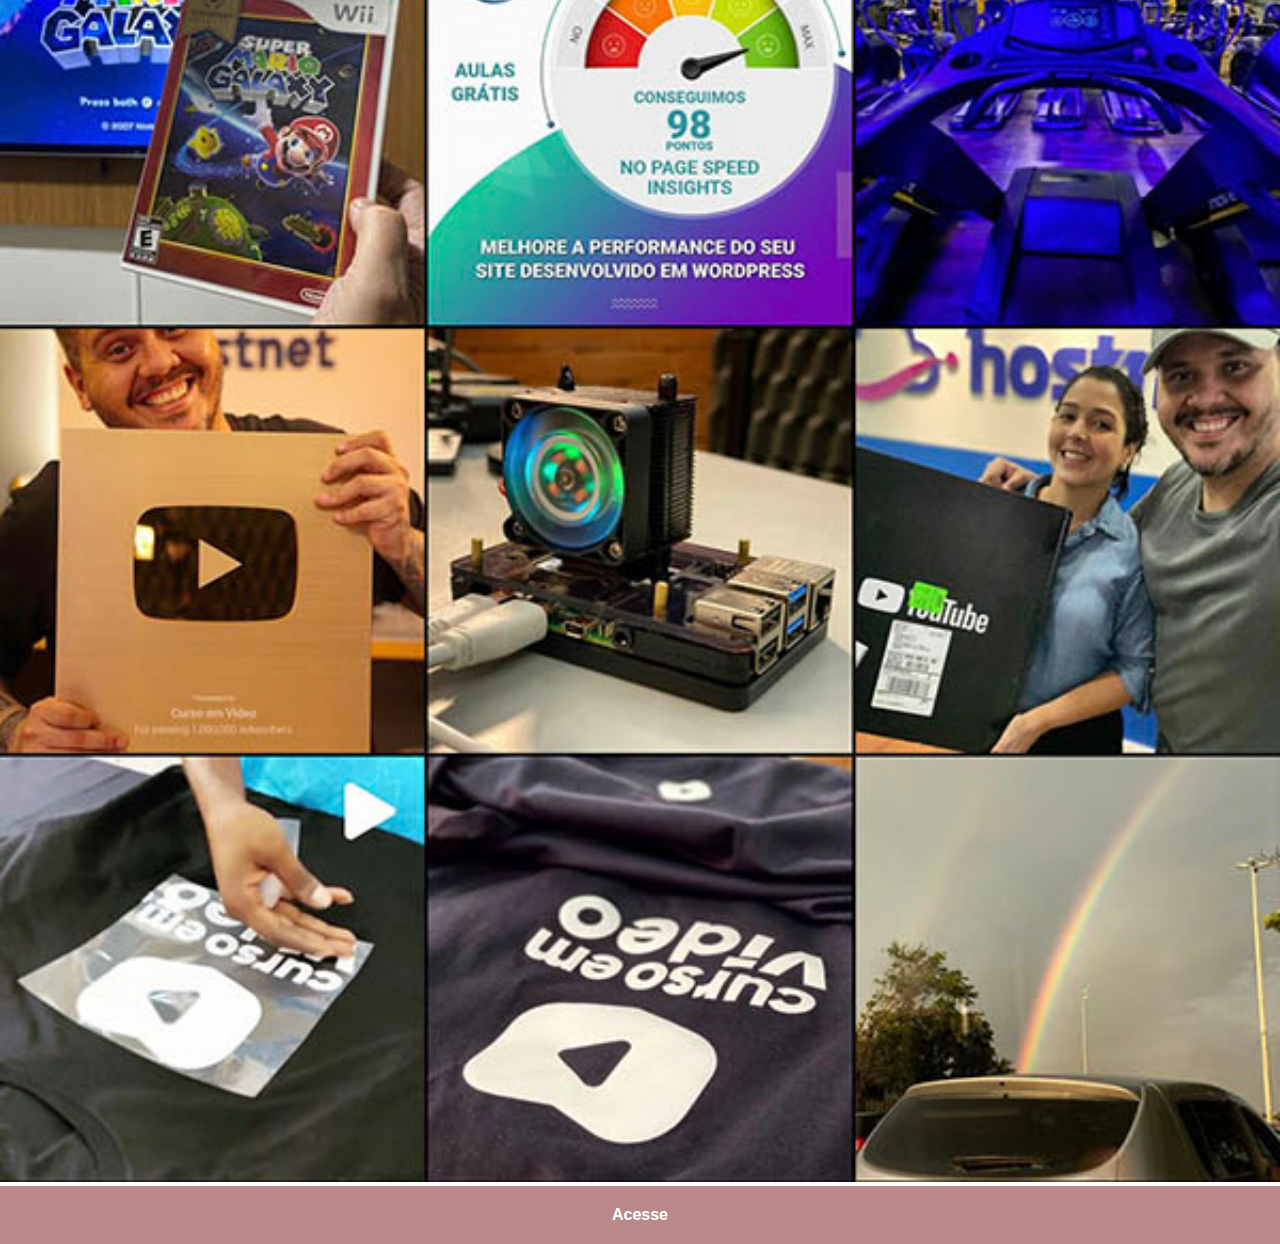
<file: instagram.html>
<!DOCTYPE html>
<html lang="pt-br">
<head>
    <meta charset="UTF-8">
    <meta http-equiv="X-UA-Compatible" content="IE=edge">
    <meta name="viewport" content="width=device-width, initial-scale=1.0">
    <title>Instagram</title>
    <link rel="stylesheet" href="estilos/social.css">
</head>
<body>
    <img src="imagens/tela-instagram.jpg" alt="Instagram">
    <a href="https://www.instagram.com/nathmoonz/" target="_blank">Acesse</a>
</body>
</html>
</file>
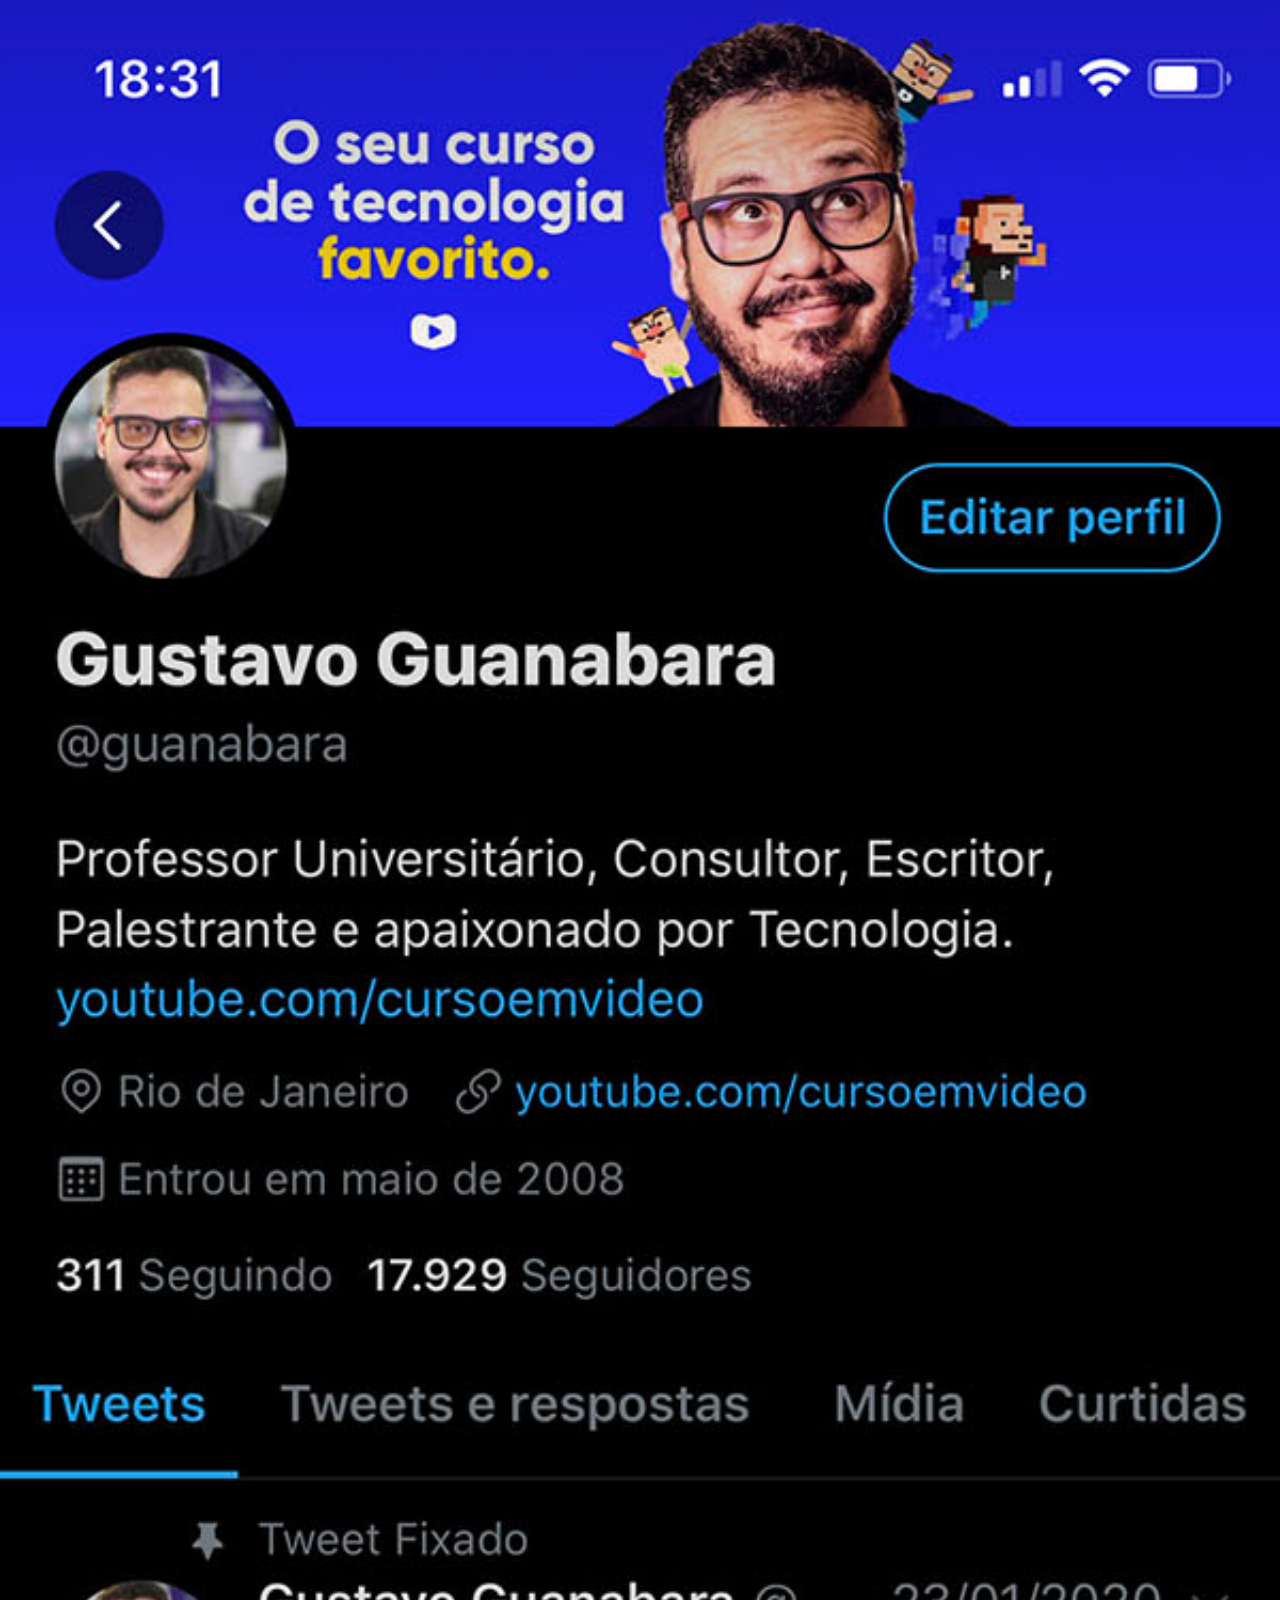
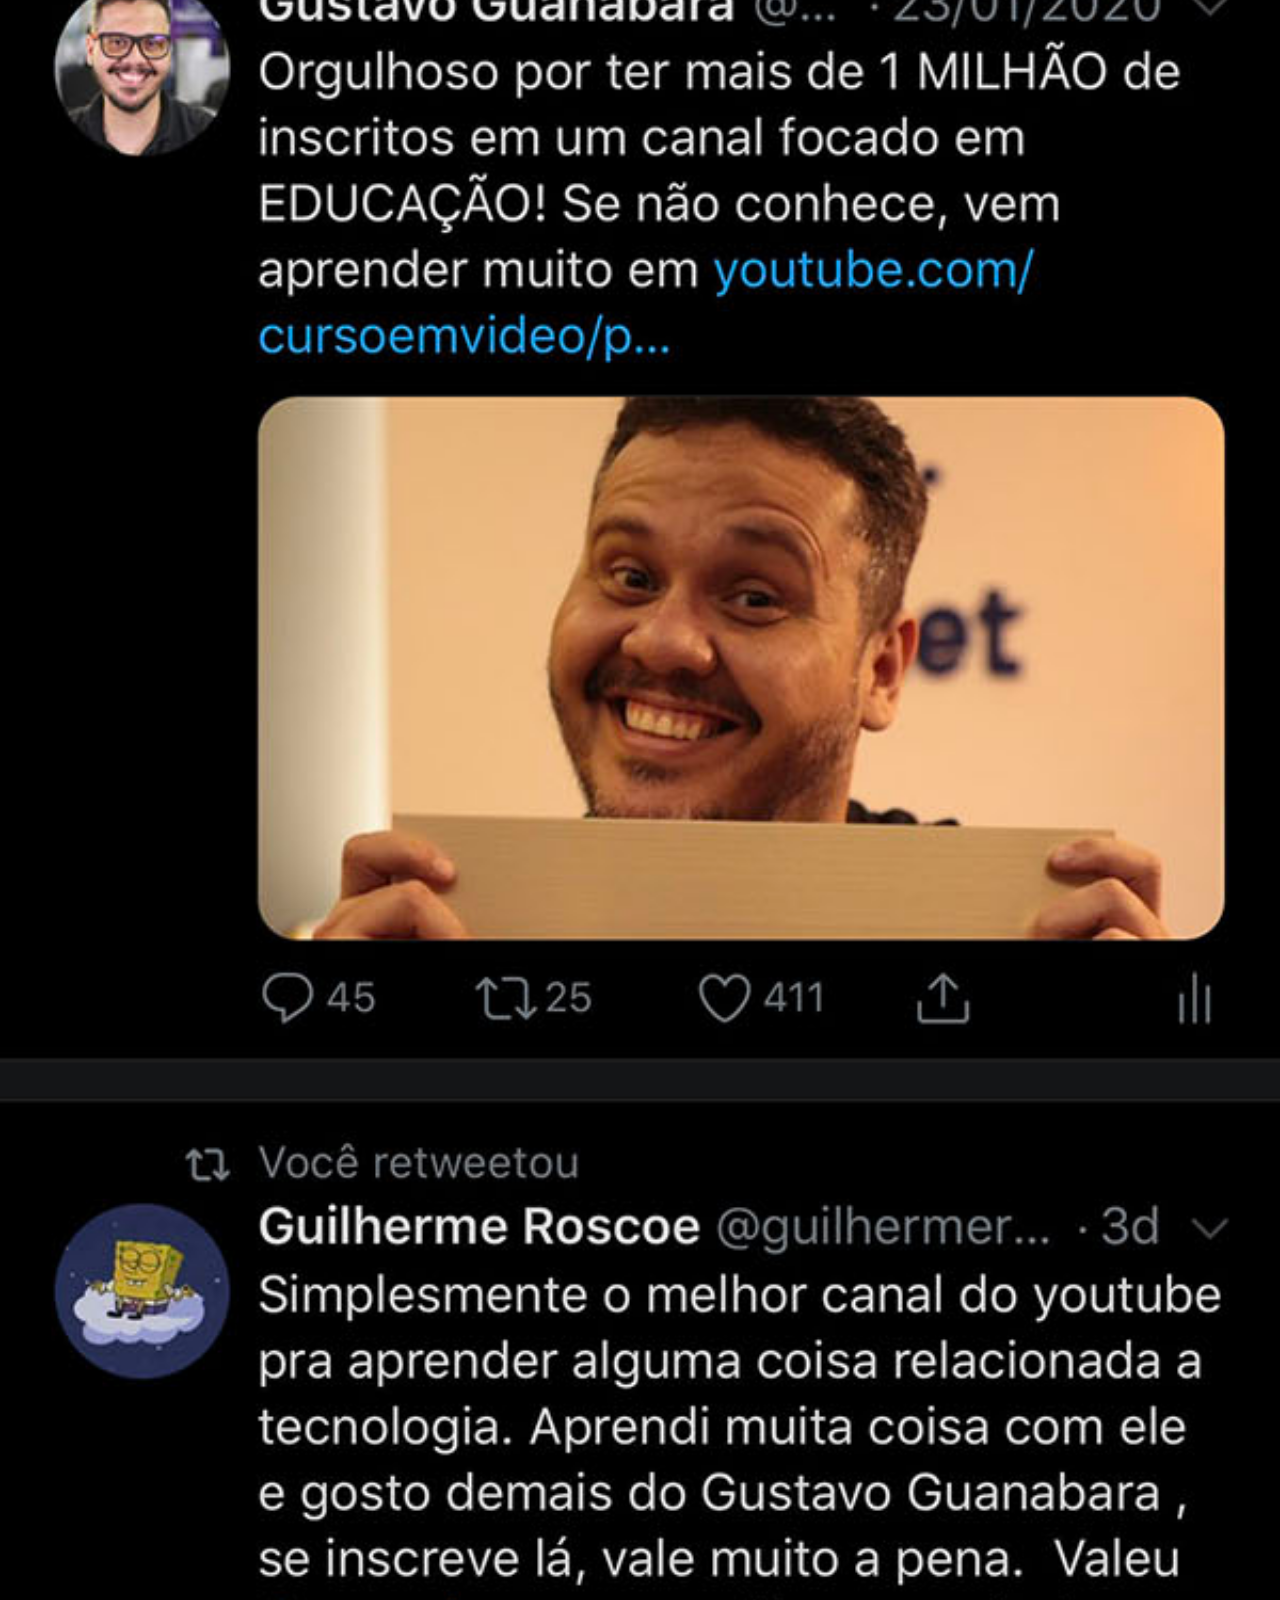
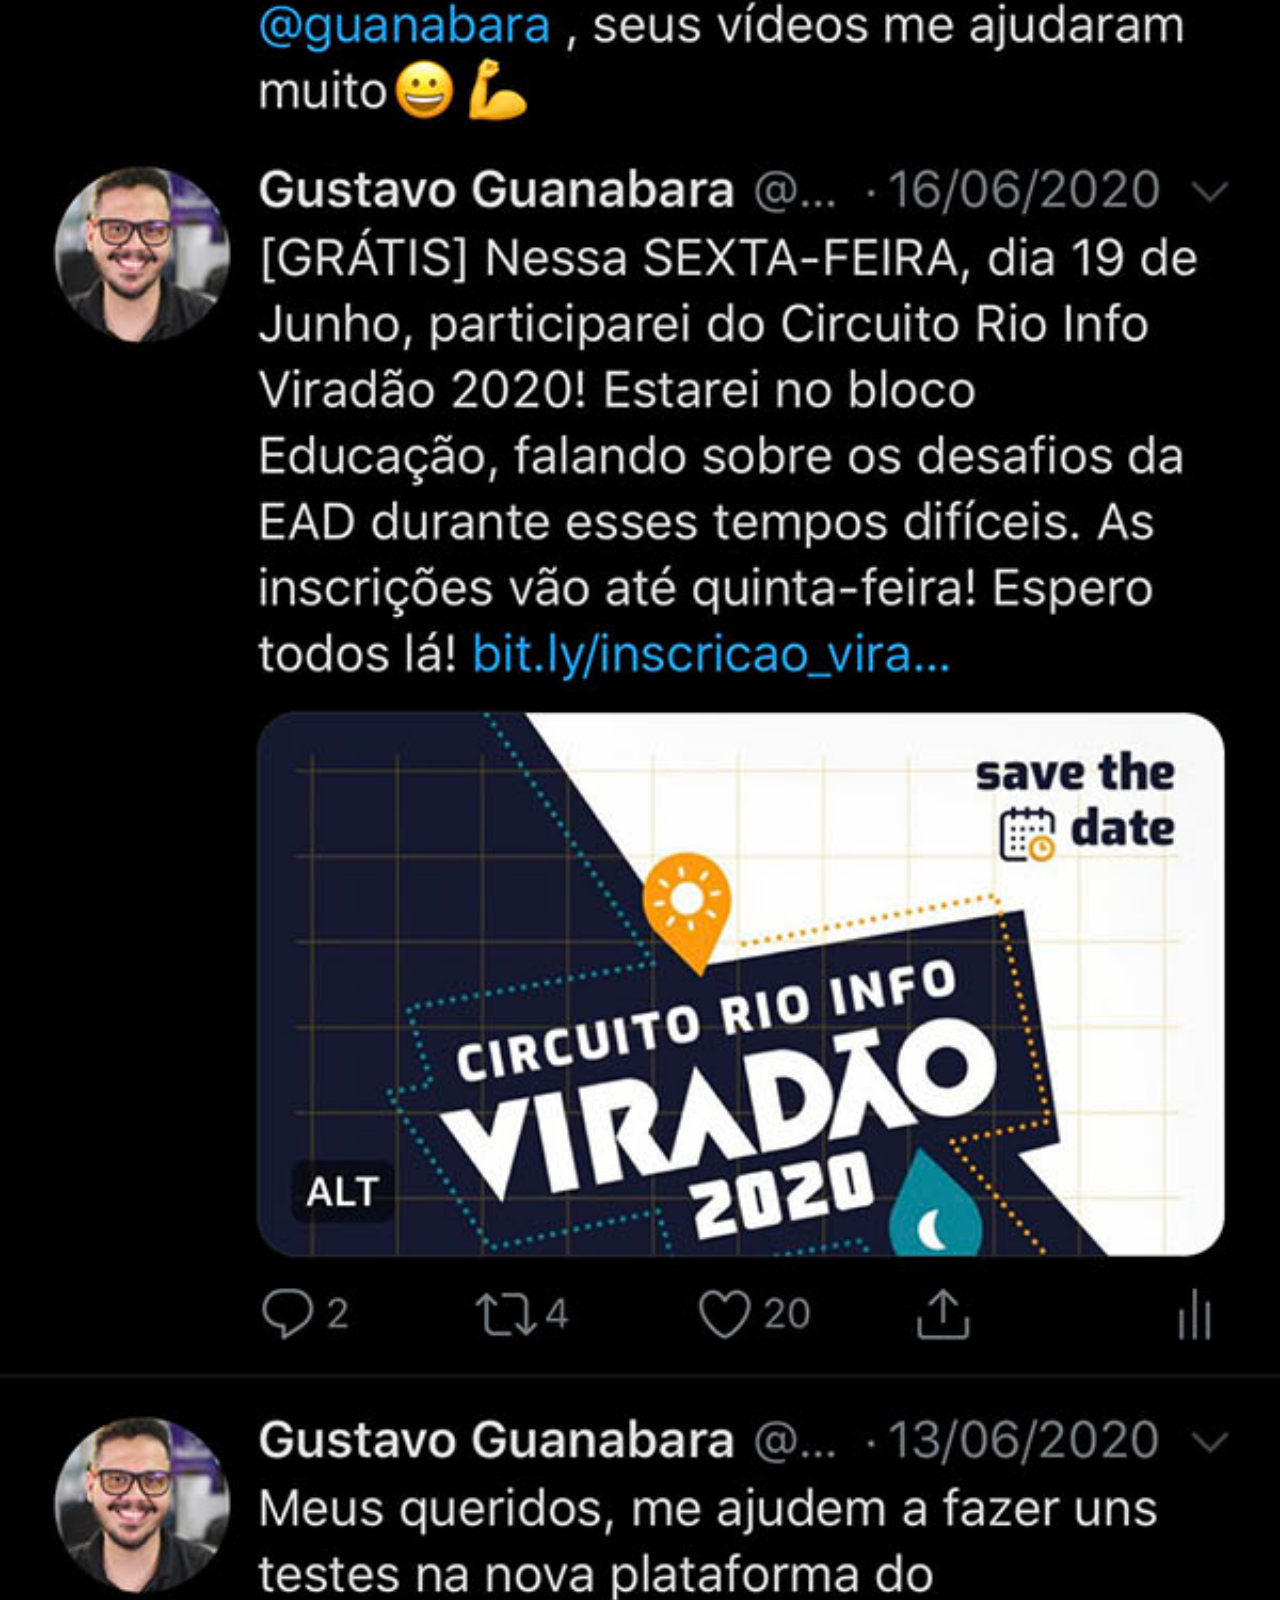
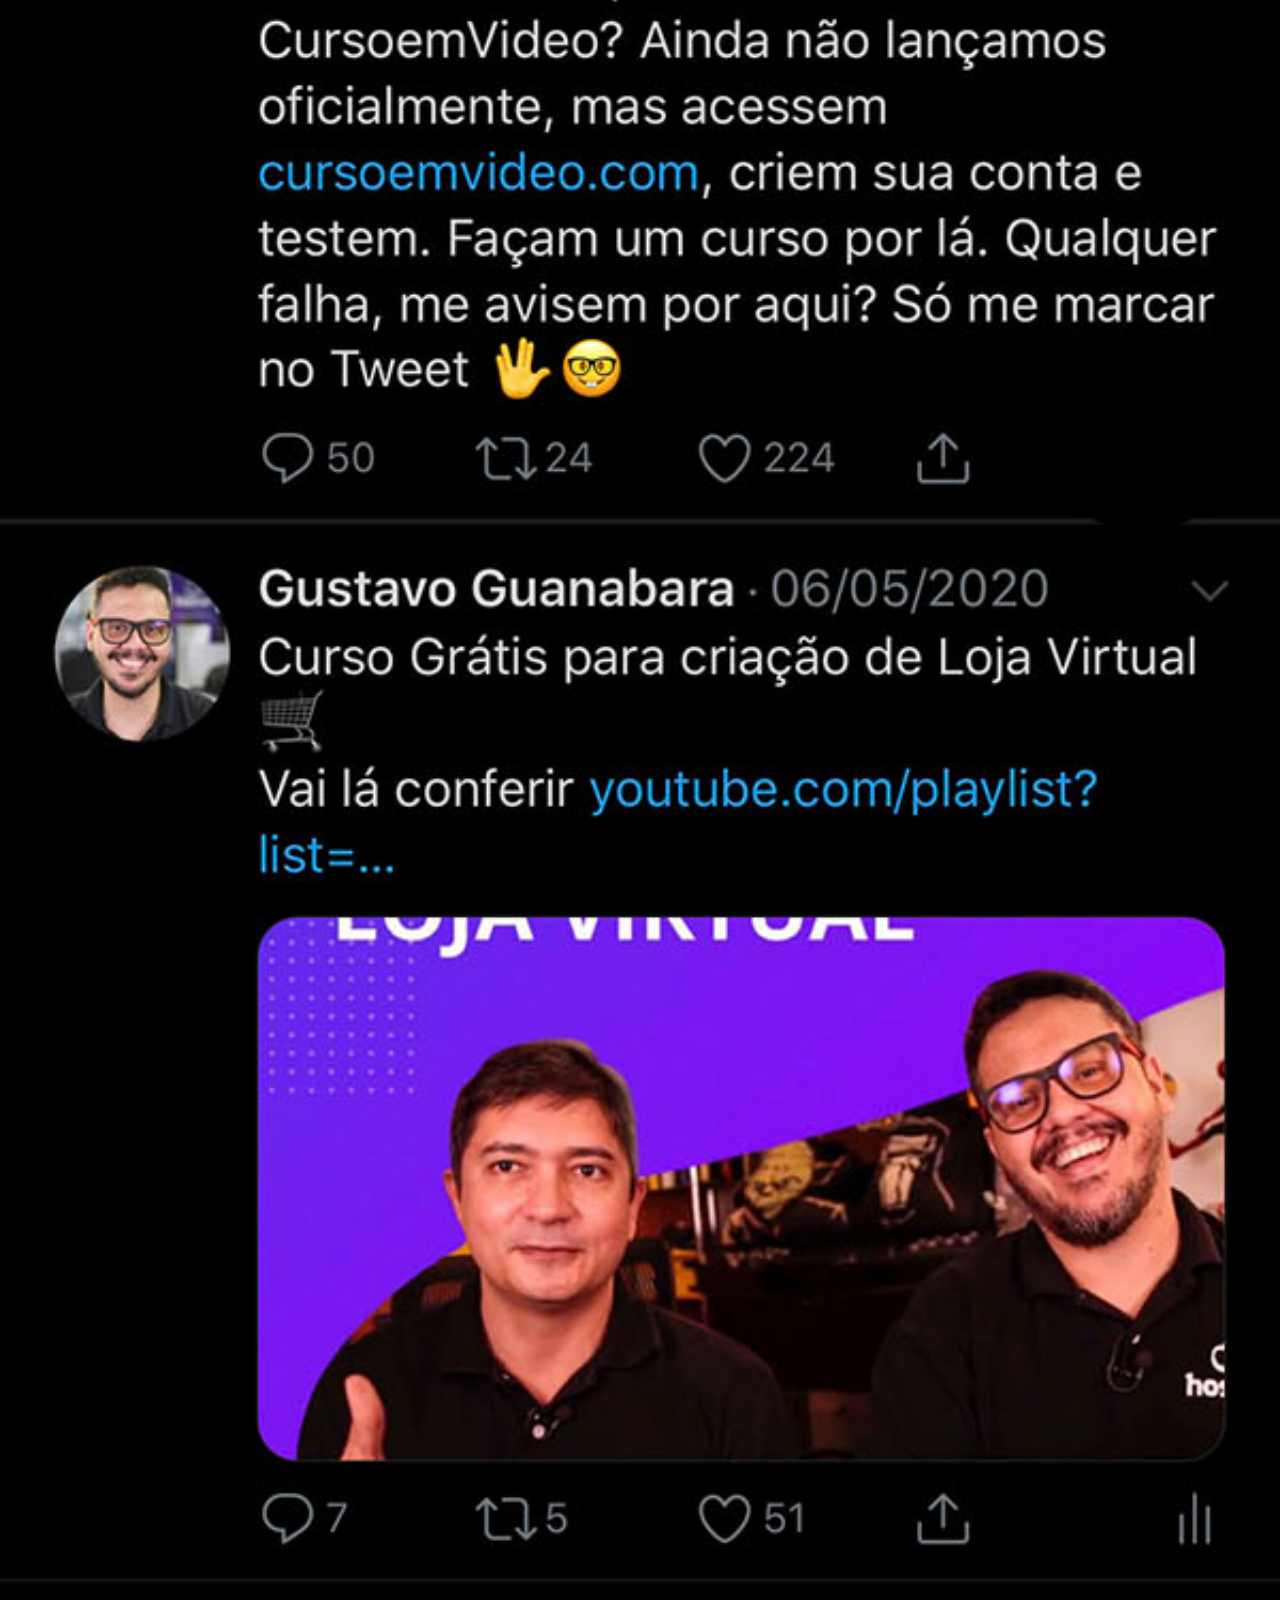
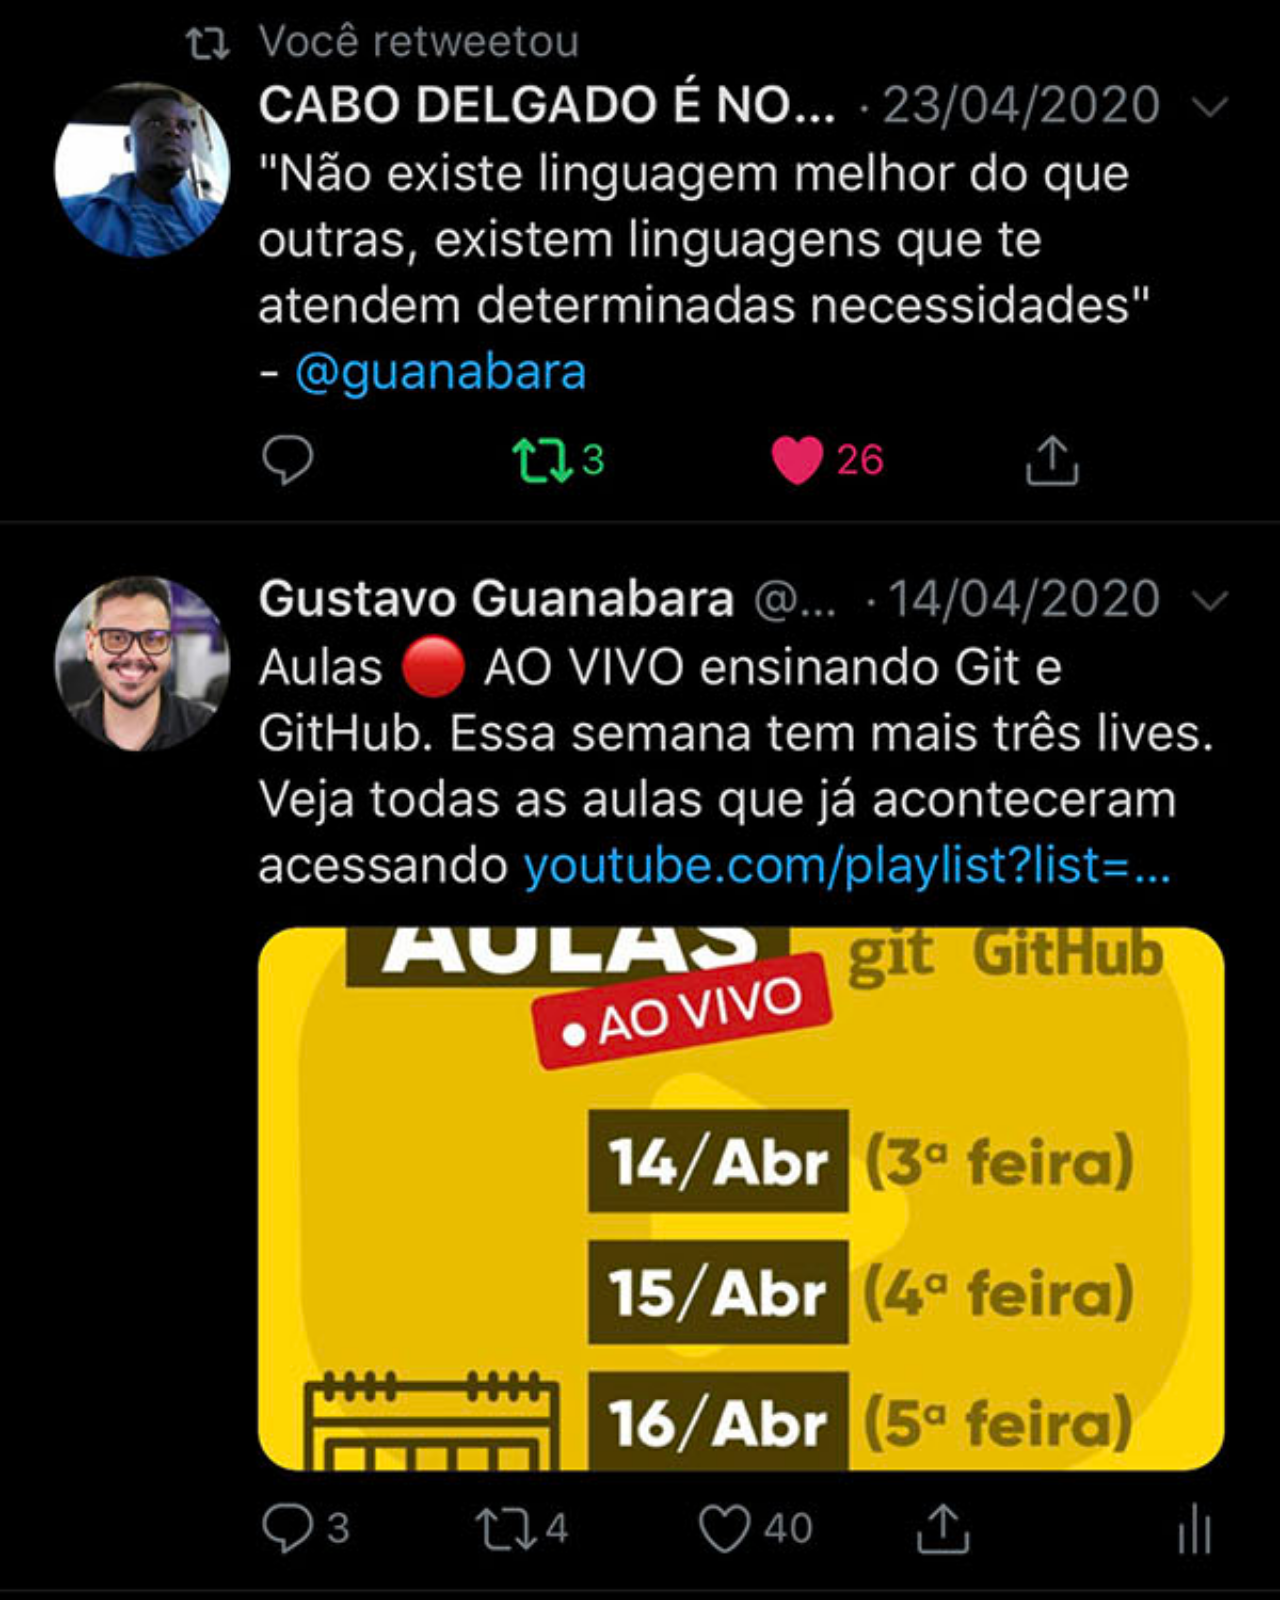
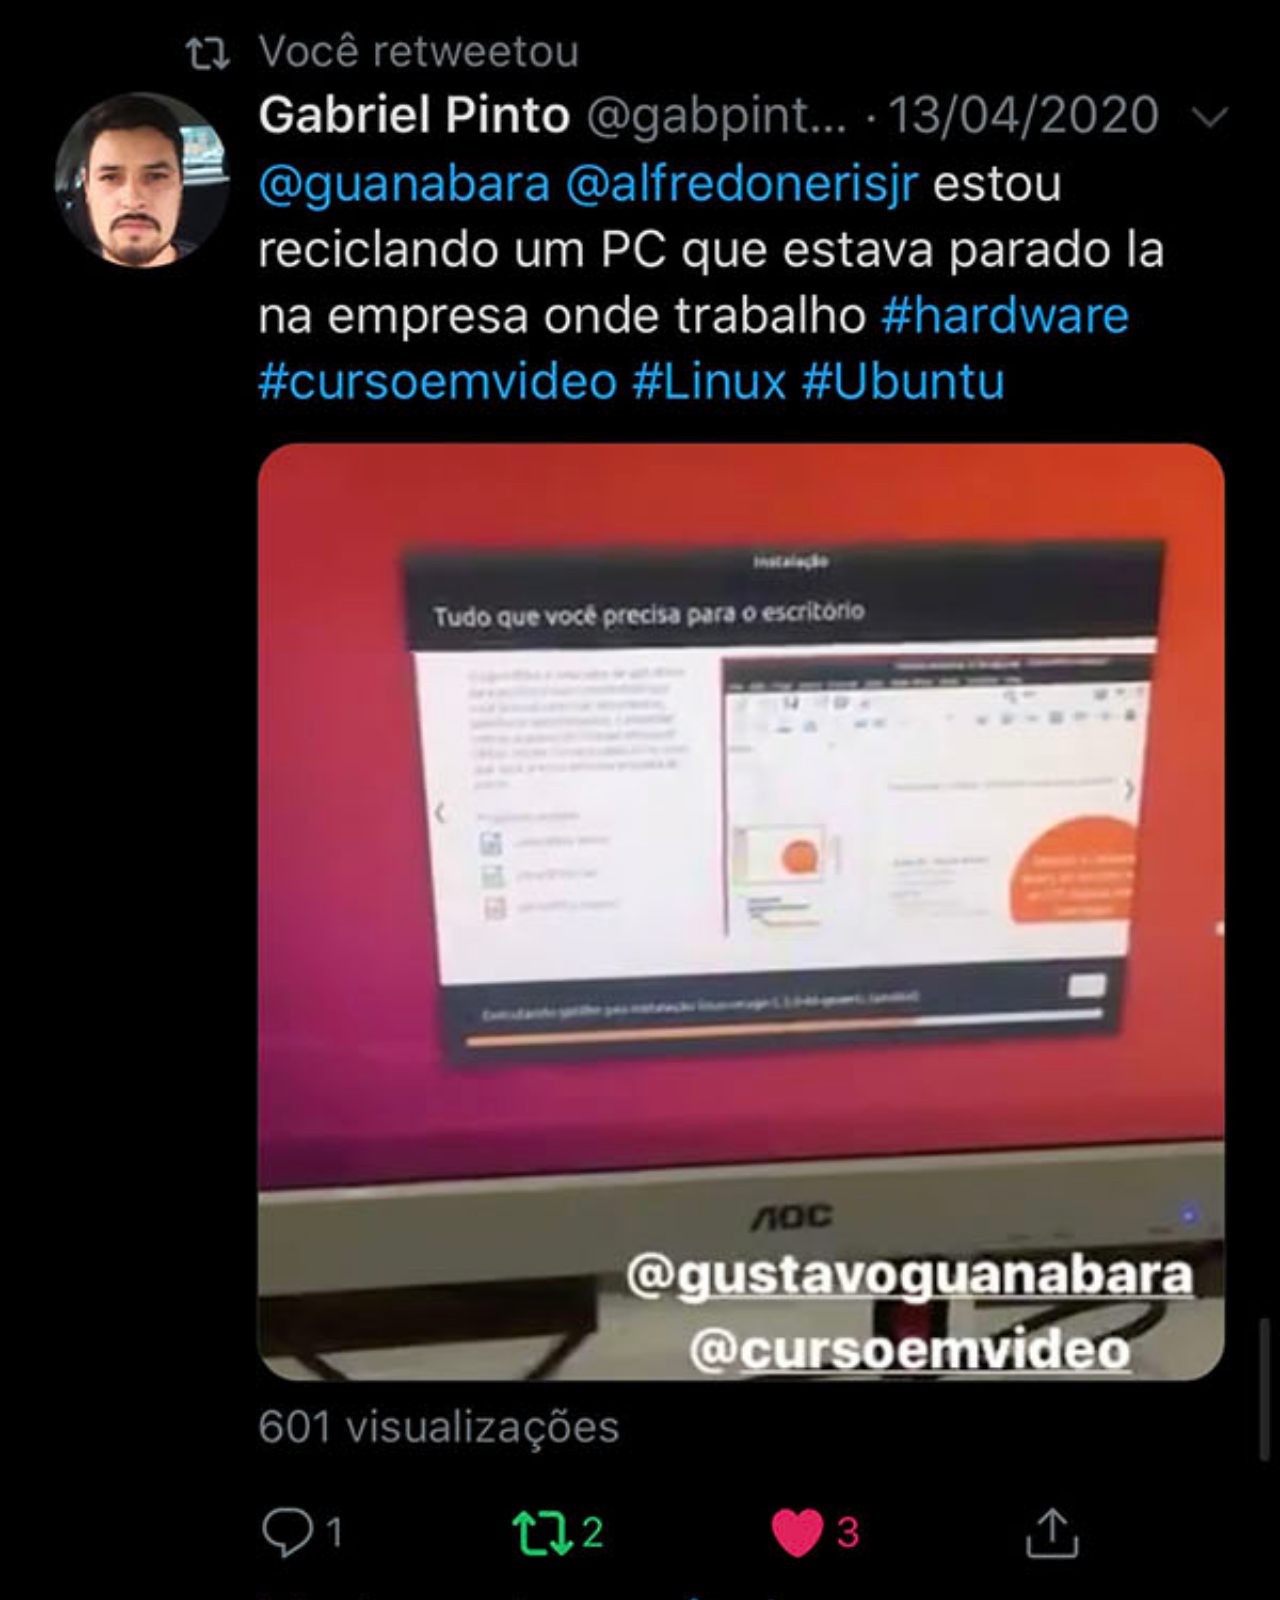
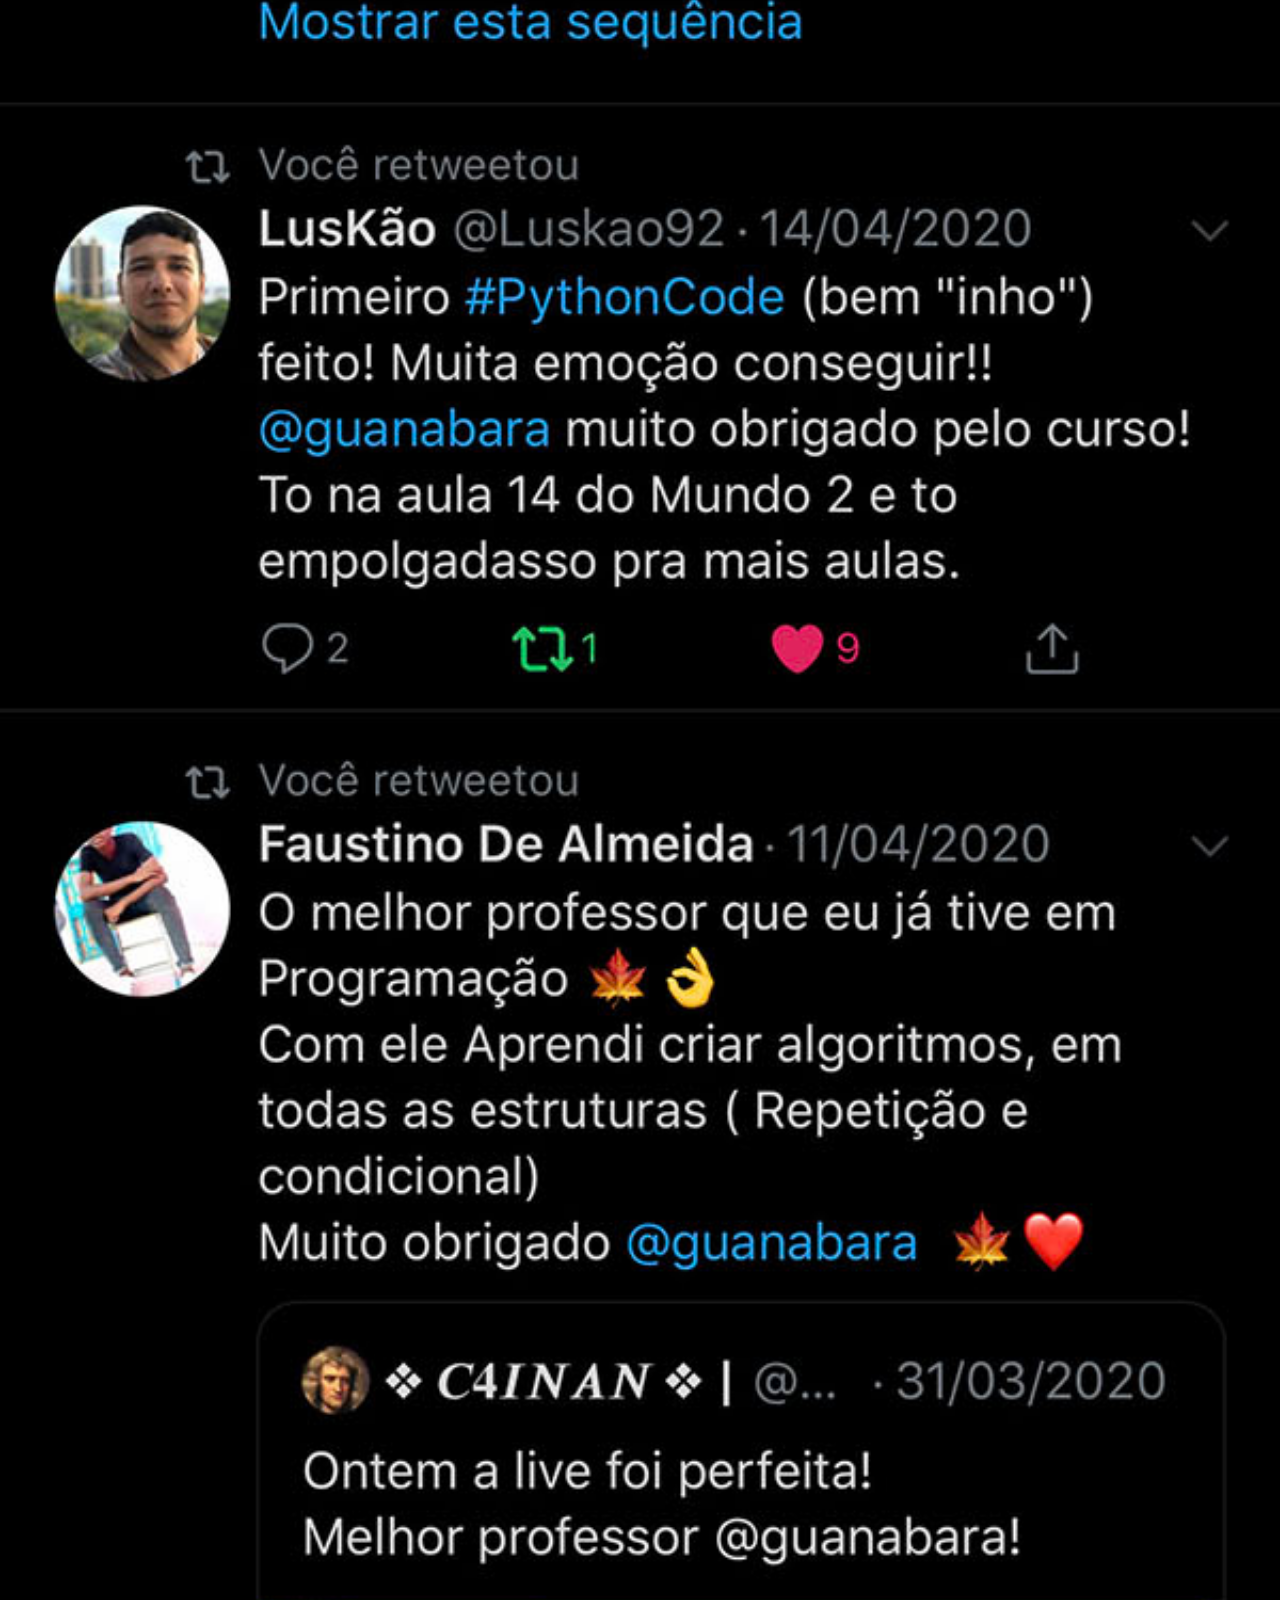
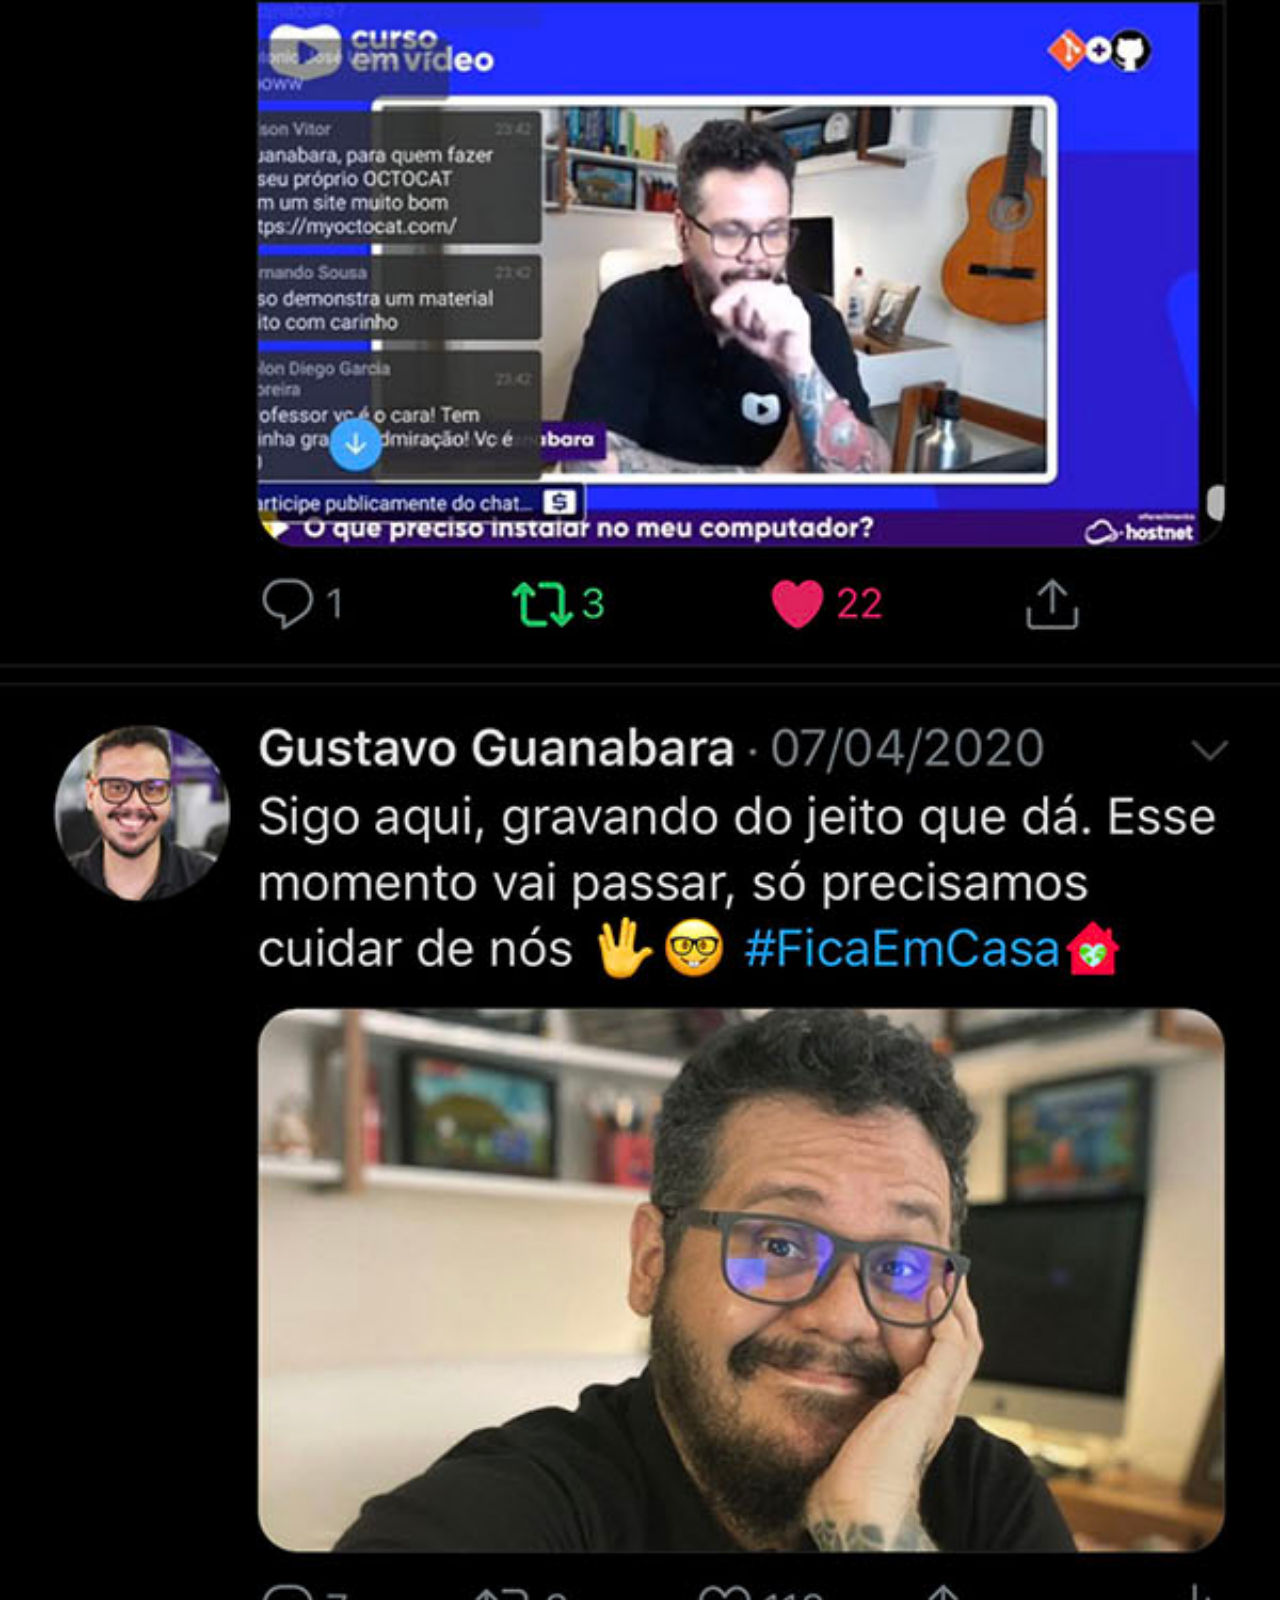
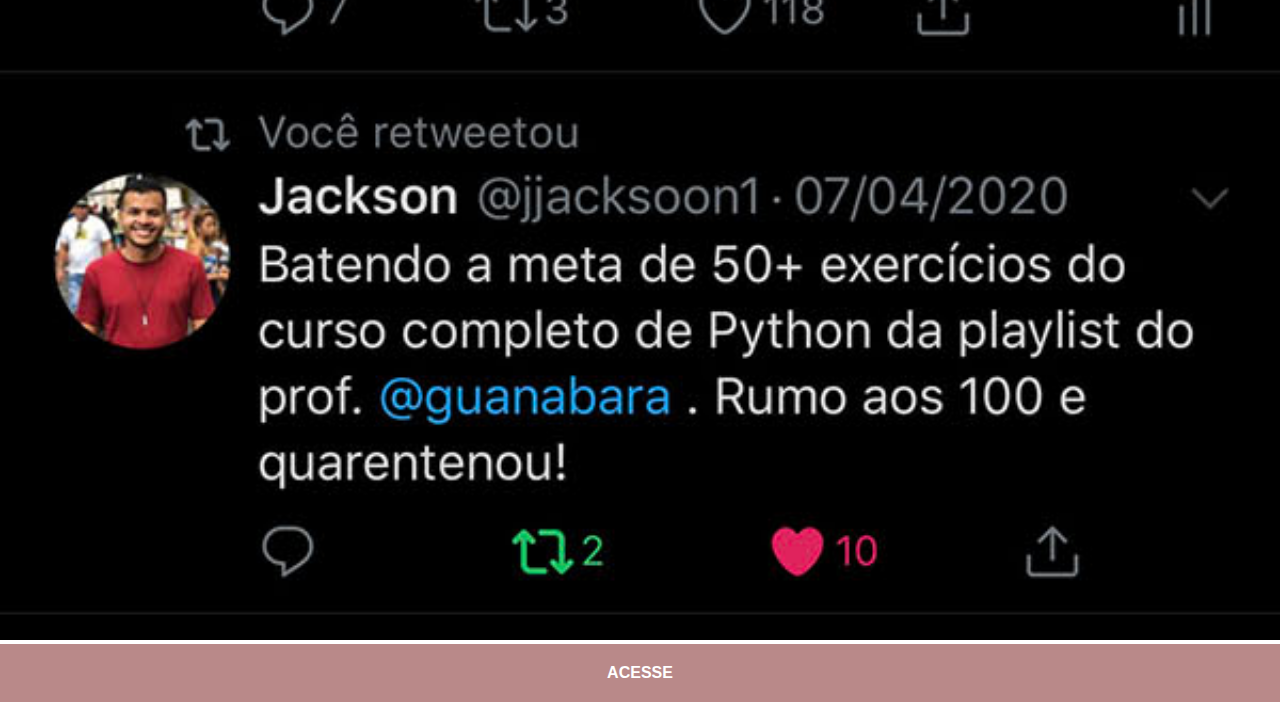
<file: twitter.html>
<!DOCTYPE html>
<html lang="pt-br">
<head>
    <meta charset="UTF-8">
    <meta http-equiv="X-UA-Compatible" content="IE=edge">
    <meta name="viewport" content="width=device-width, initial-scale=1.0">
    <title>Twitter</title>
    <link rel="stylesheet" href="estilos/social.css">
</head>
<body>
    <img src="imagens/tela-twitter.jpg" alt="Twitter">
    <a href="https://twitter.com/nathmoonz" target="_blank">ACESSE</a>
</body>
</html>
</file>
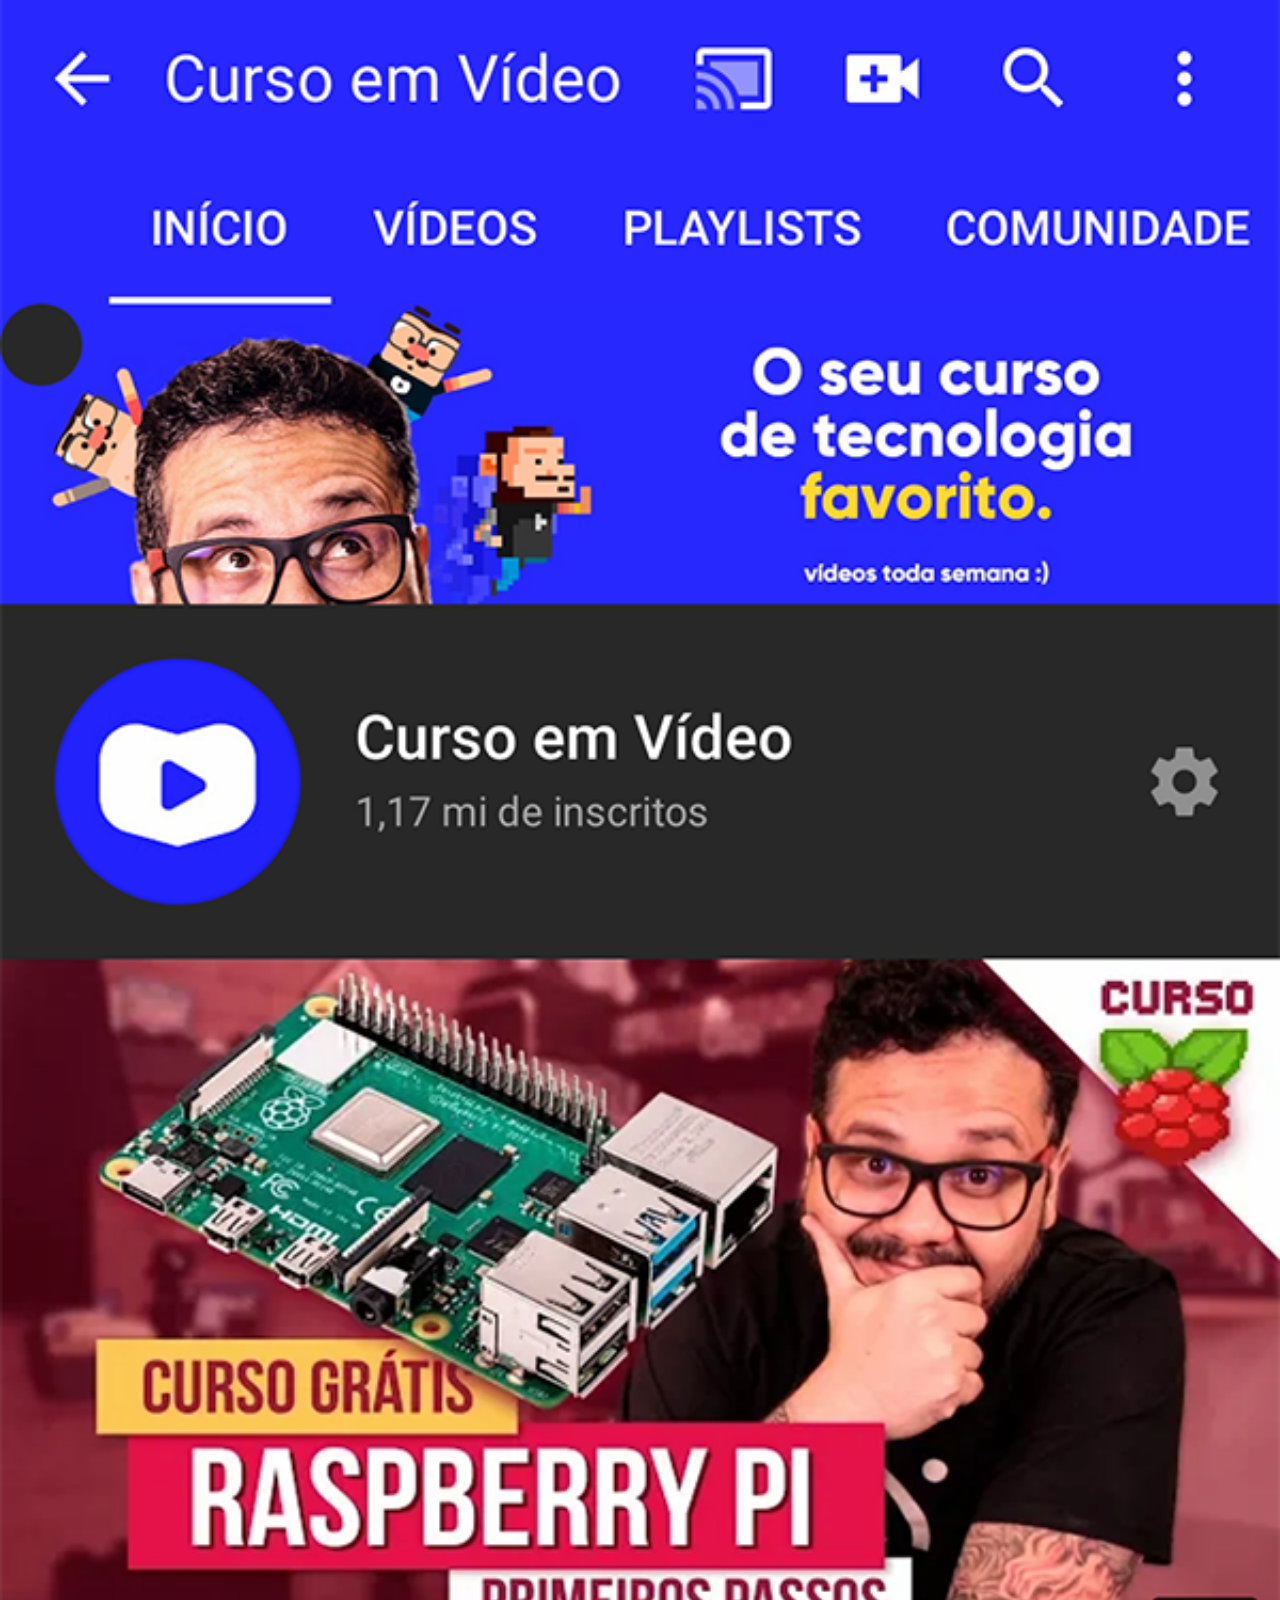
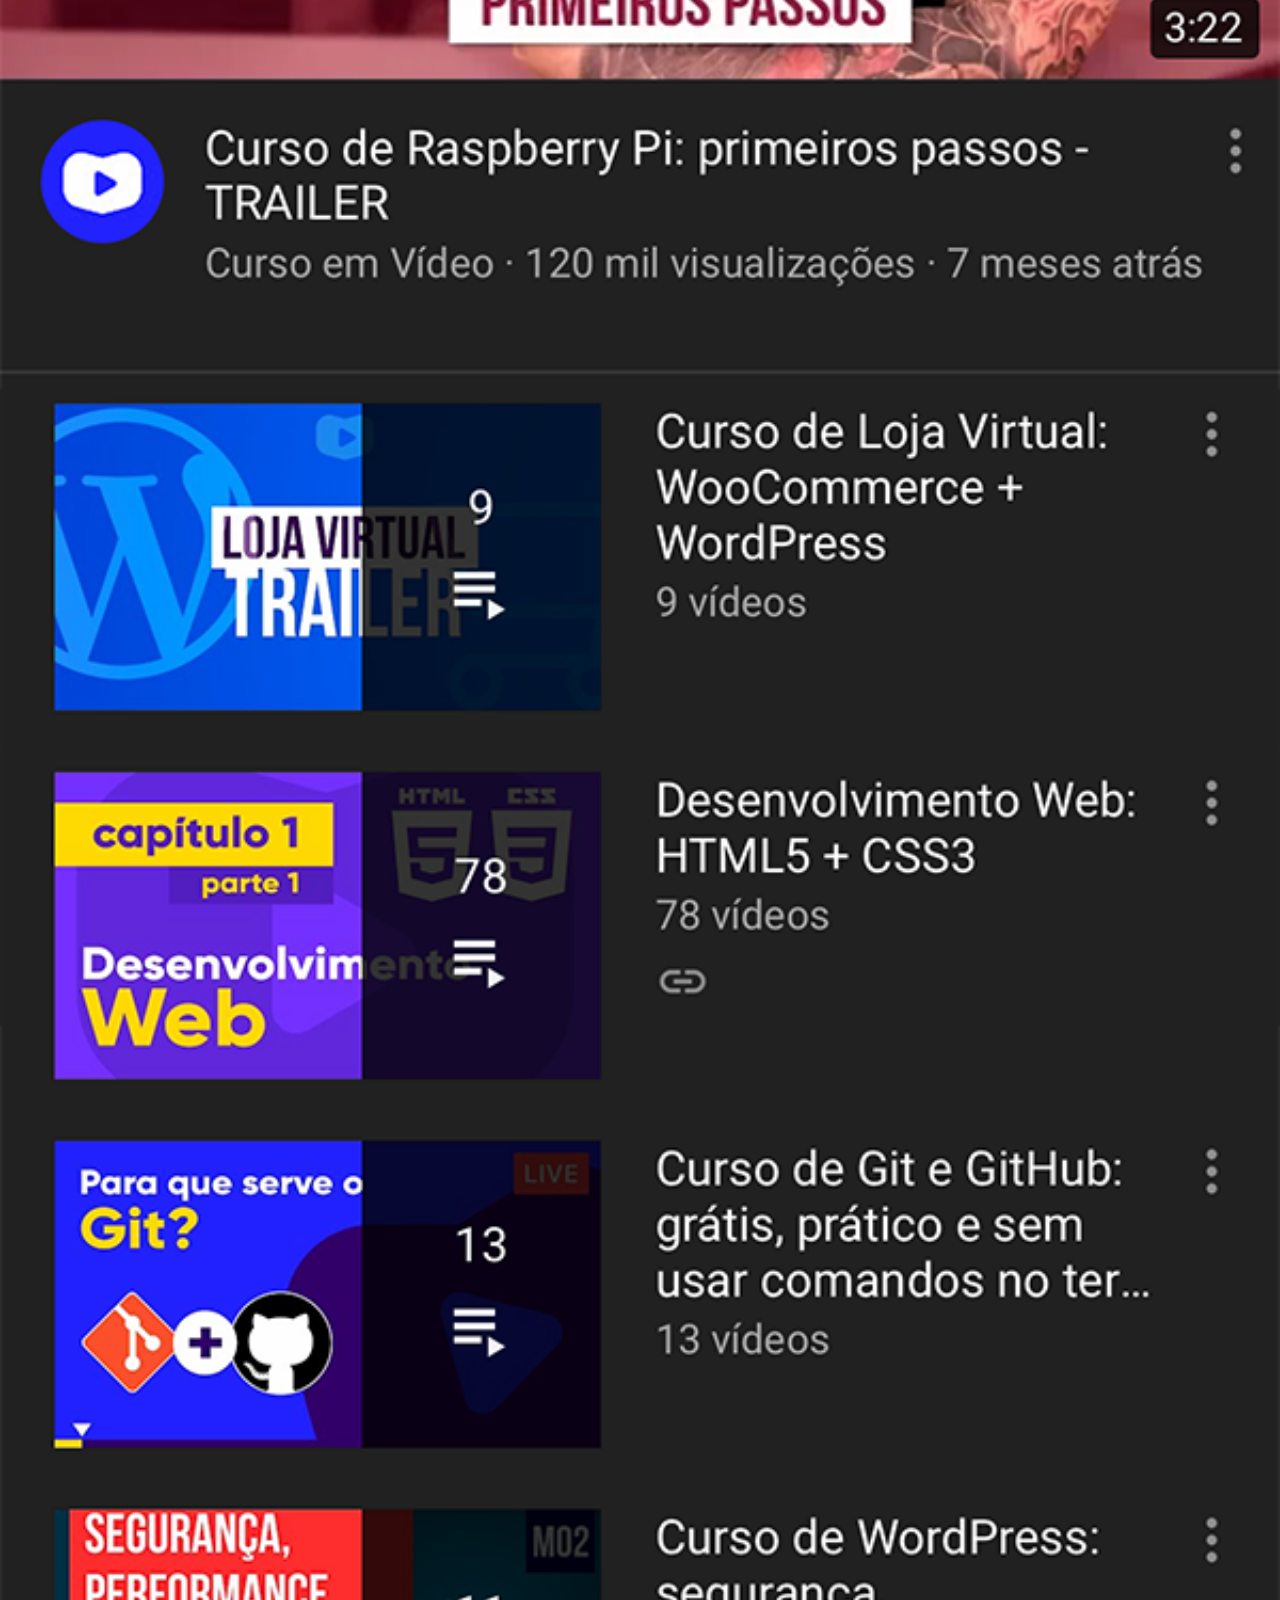
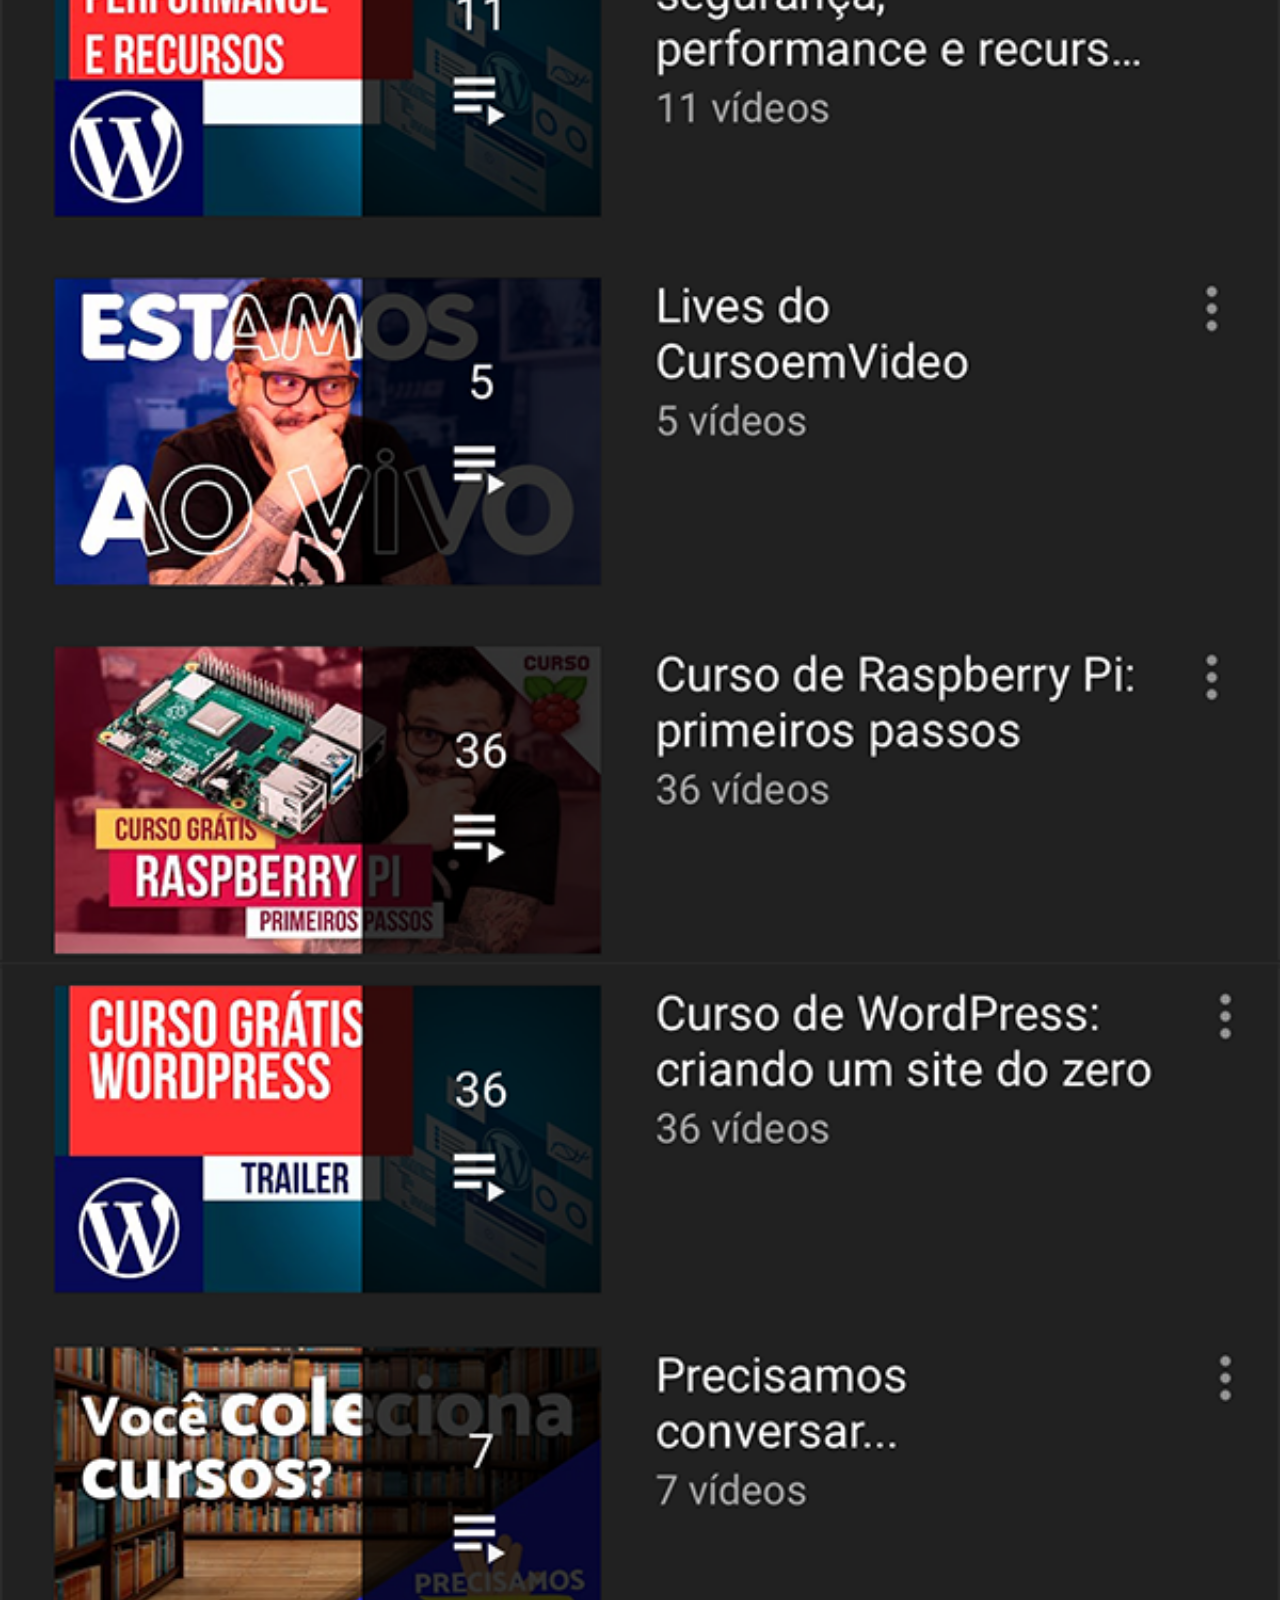
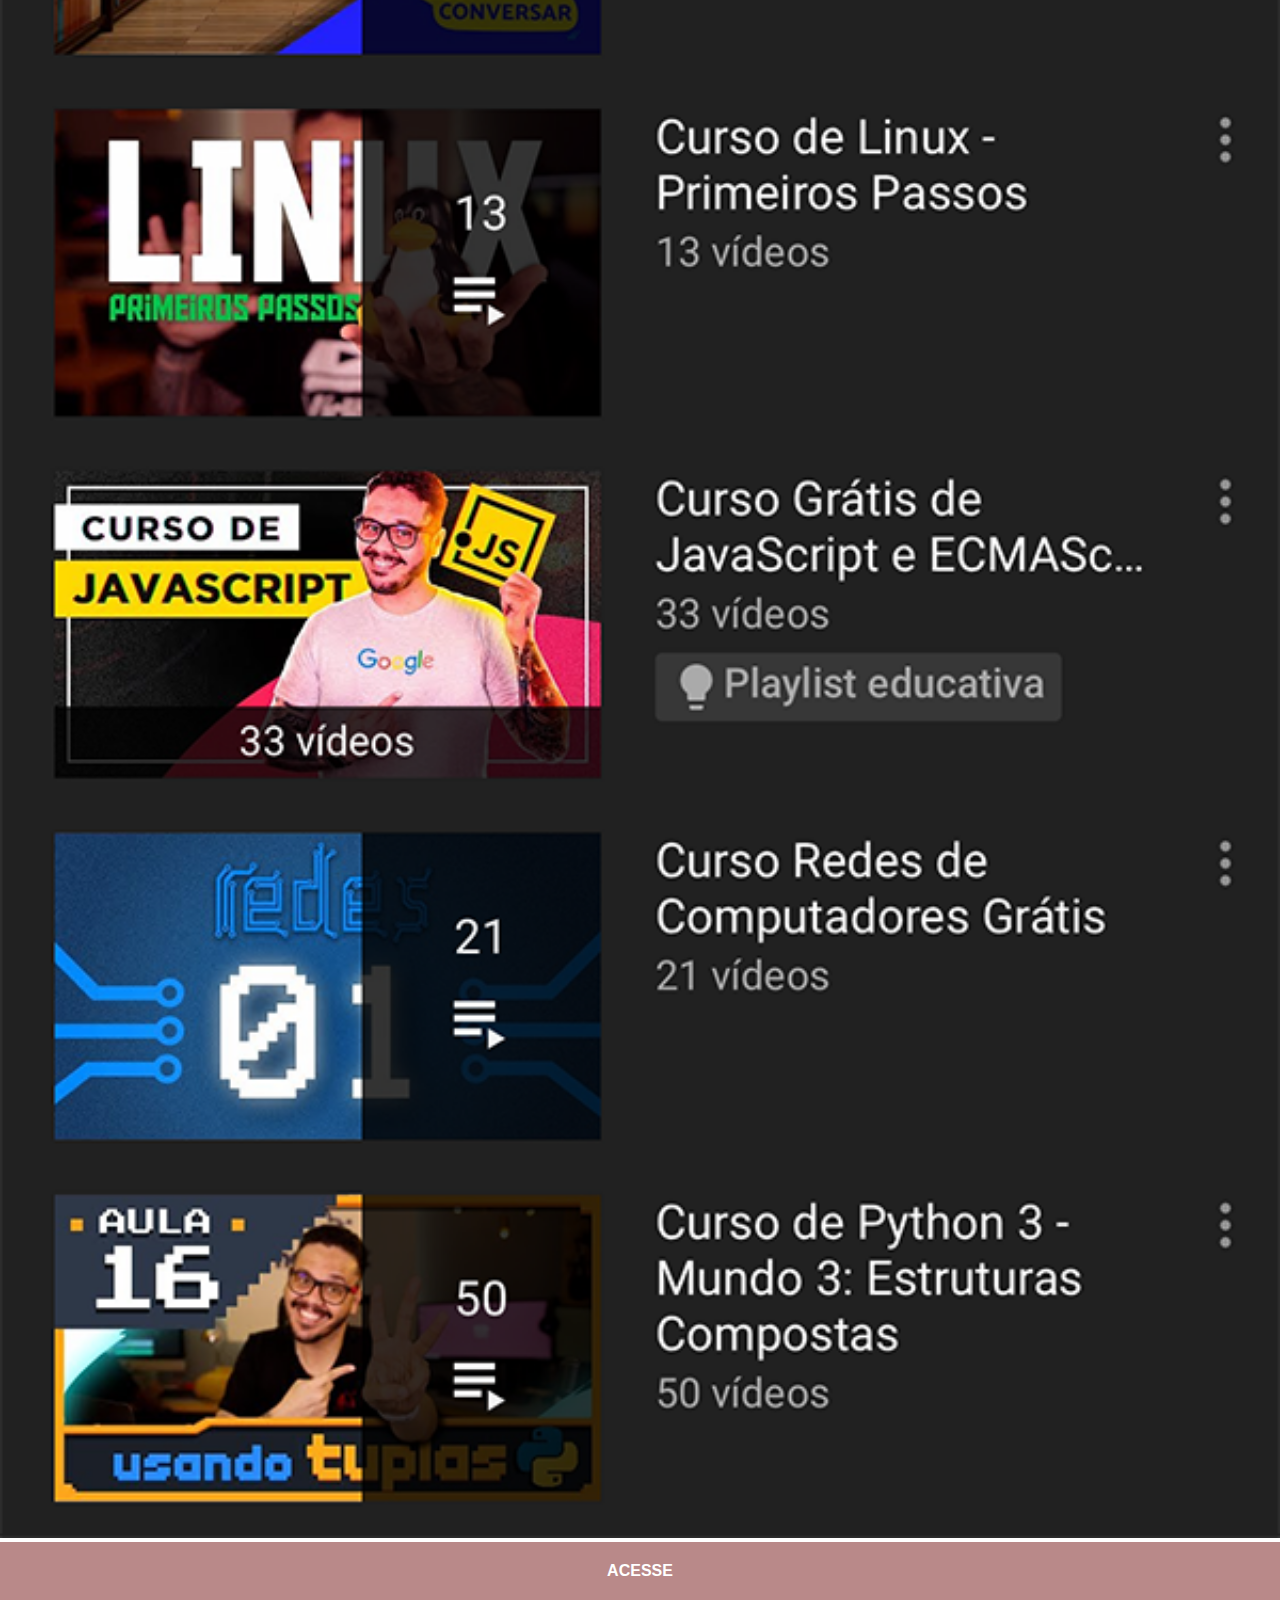
<file: youtube.html>
<!DOCTYPE html>
<html lang="pt-br">
<head>
    <meta charset="UTF-8">
    <meta http-equiv="X-UA-Compatible" content="IE=edge">
    <meta name="viewport" content="width=device-width, initial-scale=1.0">
    <title>YouTube</title>
    <link rel="stylesheet" href="estilos/social.css">
</head>
<body>
    <img src="imagens/tela-youtube.png" alt="YouTube">
    <a href="https://www.youtube.com/c/CursoemV%C3%ADdeo/playlists" target="_blank">ACESSE</a>
</body>
</html>
</file>
<file: estilos/style.css>
@charset "UTF-8";

*{
    margin: 0px;
    padding: 0px;
    font-family: Arial, Helvetica, sans-serif;
}

html, body {
    height: 100vh;
    width: 100vw;
    background-color: black;
}

body{
    background: url(../imagens/fundopreto.jpg) no-repeat top center;
    background-size: cover;
   
}

main {
    height: 100vh;
    position: relative;
}

section#telefone {
    position: absolute;
    top: 50%;
    left: 50%;
    transform: translate(-50%, -50%);

    height: 627px;
    width: 311px;
    background: url(../imagens/frame-iphone.png) no-repeat;
    box-shadow: 11px 15px 16px 0px #00000078;
    border-radius: 58px;
}

iframe#tela {
    position: relative;
    top: 80px;
    left: 22px;
    width: 267px;
    height: 471px;
    
}

section#redes-sociais {
    text-align: right;
}

section#redes-sociais img {
    width: 50px;
    margin: 10px;
    border-radius: 50%;
    box-shadow: 2px 2px 5px rgba(0, 0, 0, 0.479);
    box-sizing: border-box;
}

section#redes-sociais img:hover {
    border: 2px solid rgba(255, 255, 255, 0.412);
    transform: translate(-3px, -3px);
    box-shadow: 5px 5px 10px rgba(0, 0, 0, 0.518);
    transition: transform .3s;
}
</file>
<file: estilos/social.css>
@charset "UTF-8";

* {
    margin: 0px;
    padding: 0px;
    font-family: Arial, Helvetica, sans-serif;
}

::-webkit-scrollbar {
    width: 0px;
    height: 0px;
}

img {
width: 100vw;
}

a{
display: block;
background-color: rgba(107, 4, 4, 0.471);
padding: 20px;
text-align: center;
font-weight: bolder;
text-decoration: none;
color: white;
}

a:hover {
background-color: rgb(174, 31, 31);
}
</file>
